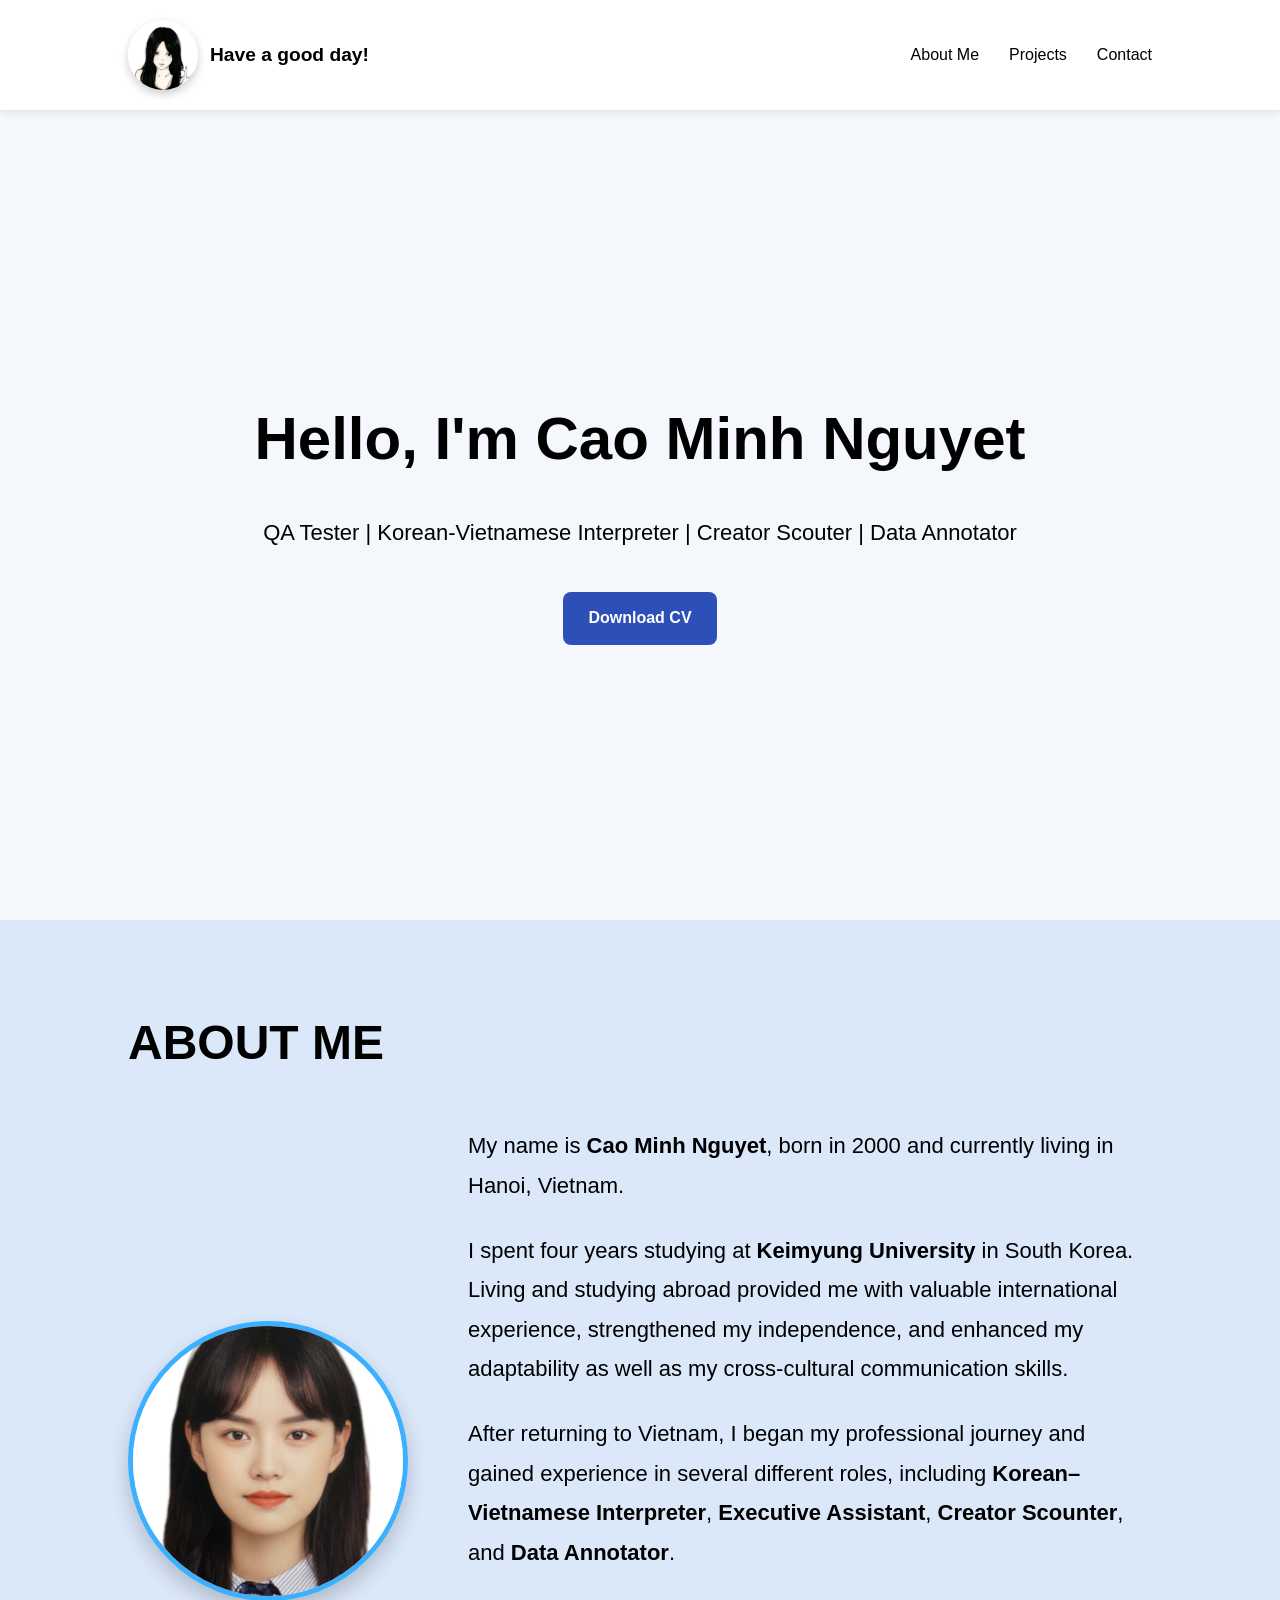
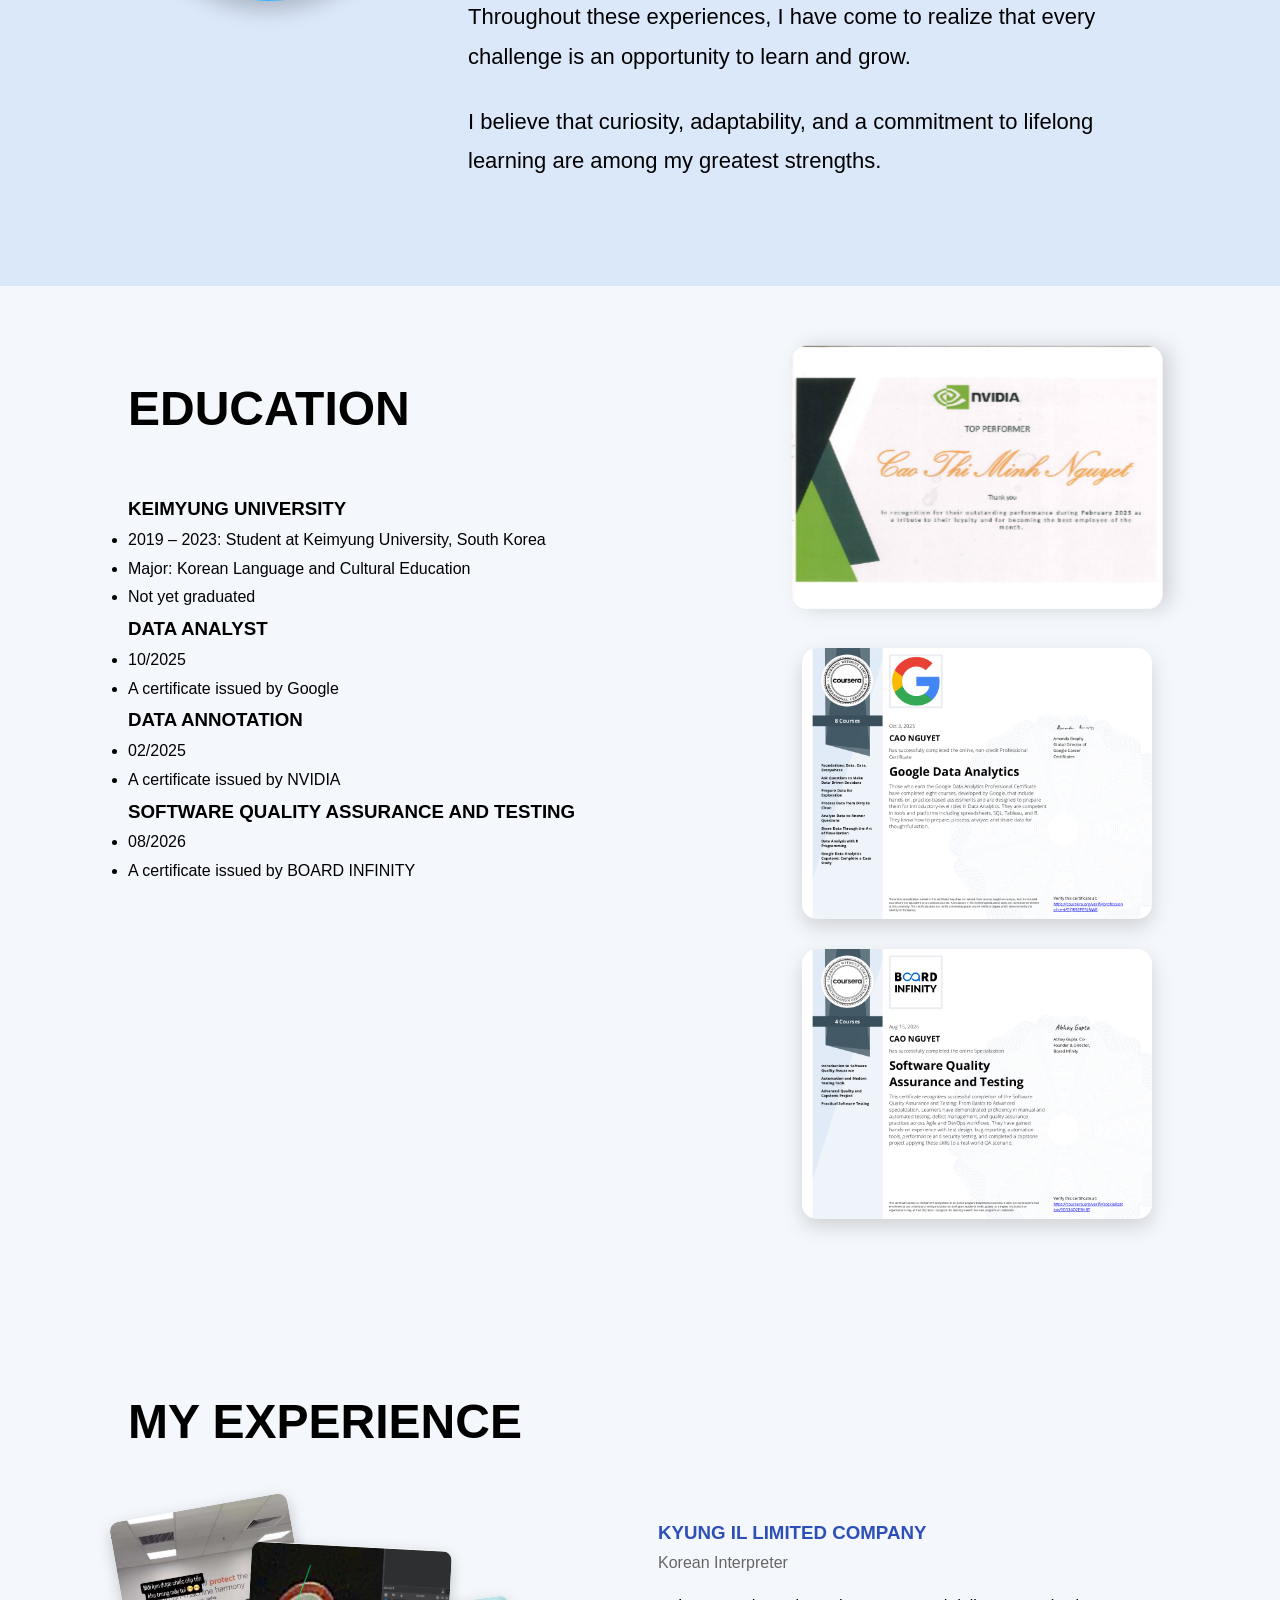
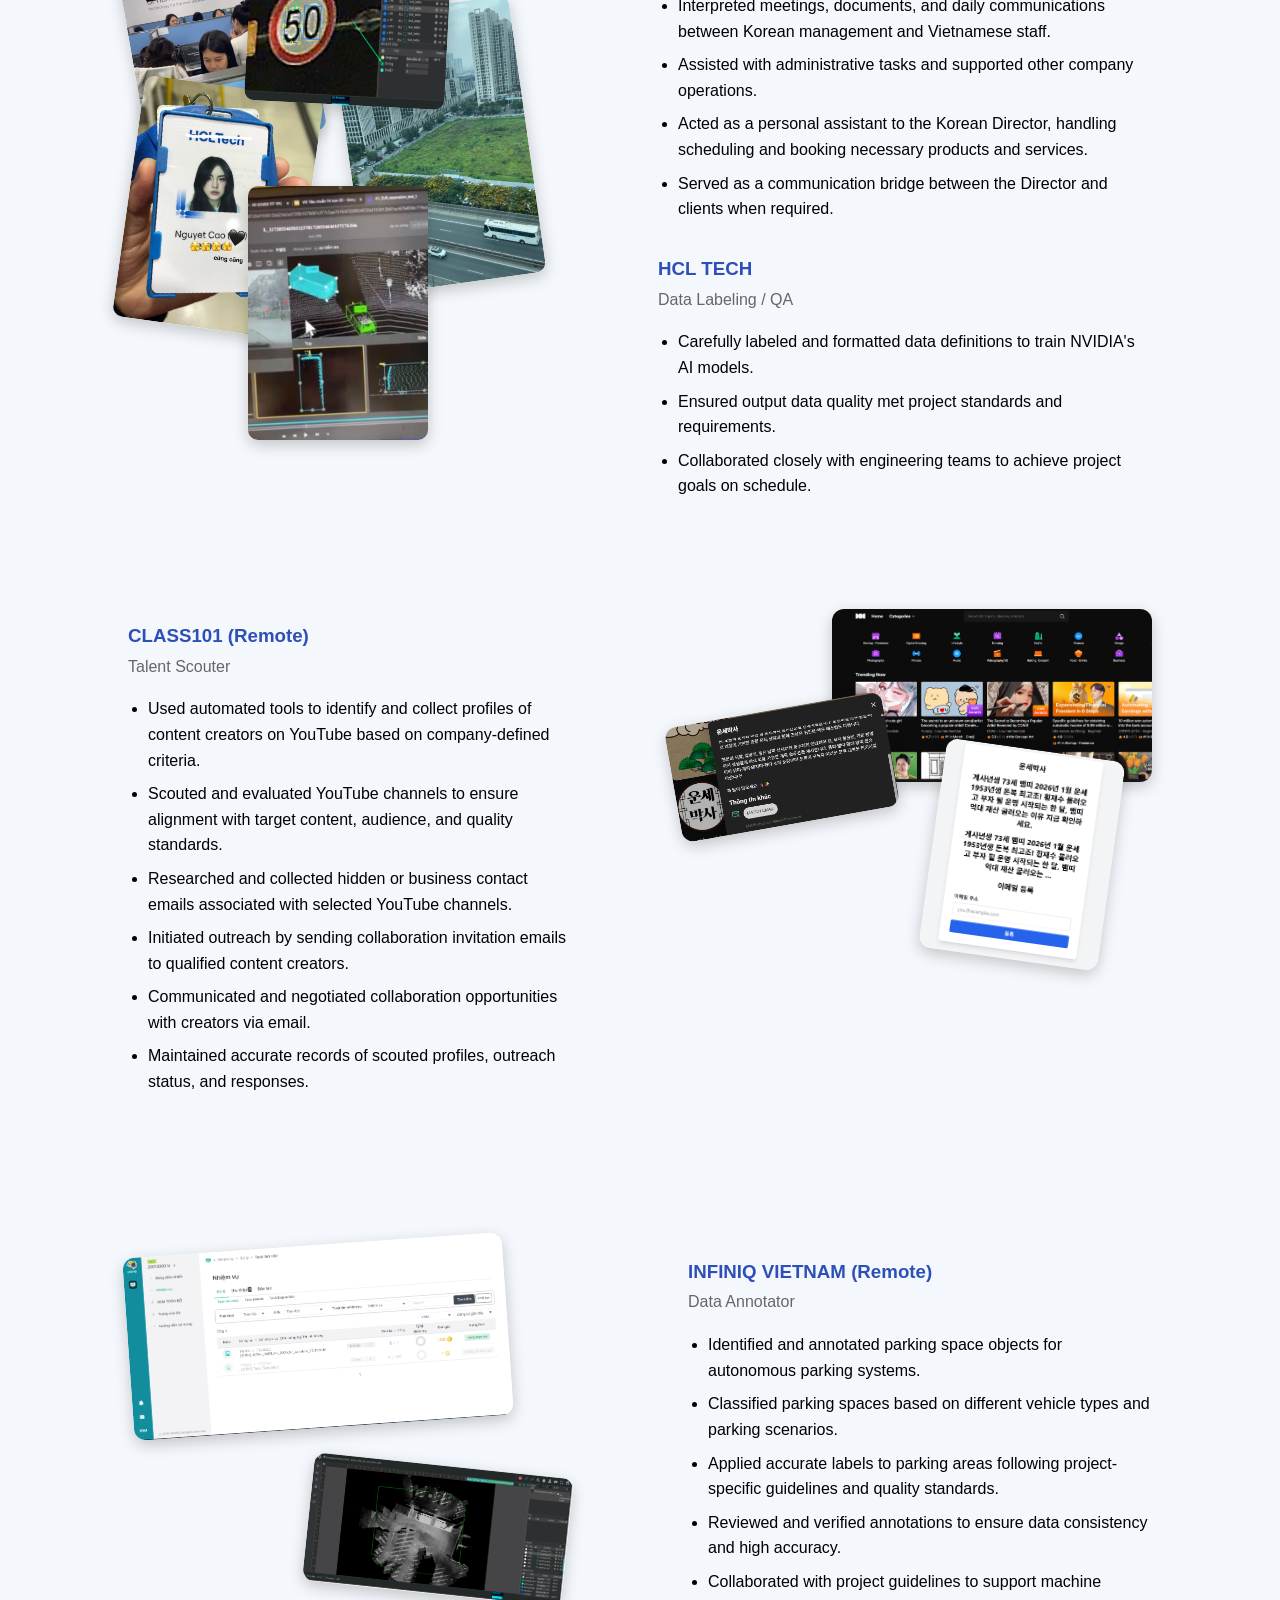
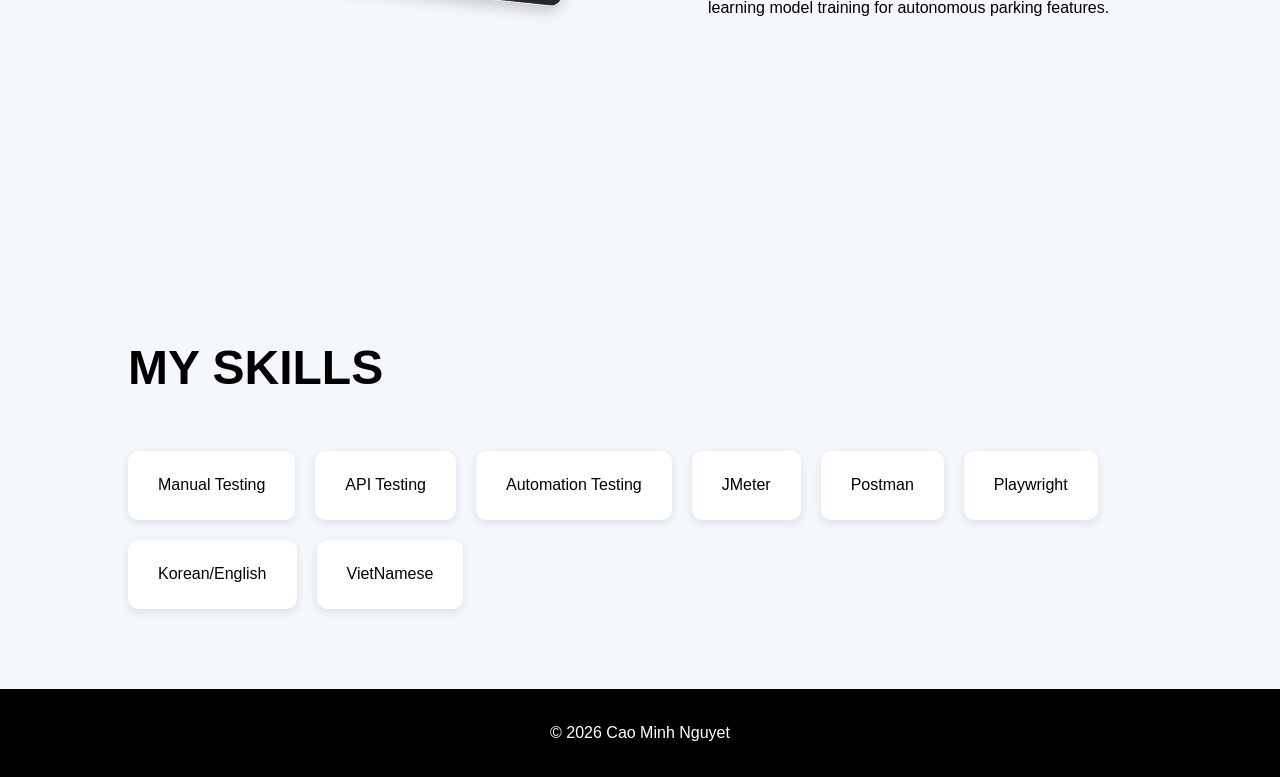
<file: index.html>
<!DOCTYPE html>
<html lang="en">

<head>
    <meta charset="UTF-8">
    <meta name="viewport" content="width=device-width, initial-scale=1.0">
    <title>Cao Minh Nguyet Portfolio</title>

    <link rel="stylesheet" href="css/style.css">
</head>

<body>

   <!-- Navigation -->
<nav>
    <div class="logo">

        <img src="images/Profile/me 2.jpg" alt="Profile Photo">

        <span>Have a good day!</span>

    </div>

        <ul>
            <li><a href="#about">About Me</a></li>
            <li><a href="projects.html">Projects</a></li>
            <li><a href="contact.html">Contact</a></li>
        </ul>
    </nav>

    <!-- Hero Banner -->
<section class="hero">

    <h1>Hello, I'm Cao Minh Nguyet</h1>

    <p>QA Tester | Korean-Vietnamese Interpreter | Creator Scouter | Data Annotator</p>

    <a href="documents/CV.pdf" download class="cv-btn">
        Download CV
    </a>

</section>

    <!-- About Me -->
    <section id="about" class="about">

        <h2>ABOUT ME</h2>

        <div class="about-container">
<div class="about-image">
    <img src="images/Profile/Me.jpg" alt="Cao Minh Nguyet">
</div>

            <div class="about-content">

                <p>
                    My name is <strong>Cao Minh Nguyet</strong>, born in 2000 and currently living in Hanoi, Vietnam.
                </p>

                <p>
                    I spent four years studying at <strong>Keimyung University</strong> in South Korea.
                    Living and studying abroad provided me with valuable international experience,
                    strengthened my independence, and enhanced my adaptability as well as my cross-cultural
                    communication skills.
                </p>

                <p>
                    After returning to Vietnam, I began my professional journey and gained experience in several
                    different roles, including
                    <strong>Korean–Vietnamese Interpreter</strong>,
                    <strong>Executive Assistant</strong>,
                    <strong>Creator Scounter</strong>,
                    and
                    <strong>Data Annotator</strong>.
                </p>

                <p>
                    Throughout these experiences, I have come to realize that every challenge is an opportunity
                    to learn and grow.
                </p>

                <p>
                    I believe that curiosity, adaptability, and a commitment to lifelong learning are among
                    my greatest strengths.
                </p>

            </div>

        </div>

    </section>
    <!-- Education -->

<section id="education">

    <h2>EDUCATION</h2>

    <div class="education-layout">

        <!-- Nội dung -->

        <div class="education-content">

            <div class="education-card">

                <h3>KEIMYUNG UNIVERSITY</h3>

                <ul>
                    <li>2019 – 2023: Student at Keimyung University, South Korea</li>

                    <li>Major: Korean Language and Cultural Education</li>

                    <li>Not yet graduated</li>
                </ul>

            </div>

            <div class="education-row">

                <div class="education-card small-card">

                    <h3>DATA ANALYST</h3>

                    <ul>
                        <li>10/2025</li>

                        <li>A certificate issued by Google</li>
                    </ul>

                </div>

                <div class="education-card small-card">

                    <h3>DATA ANNOTATION</h3>

                    <ul>
                        <li>02/2025</li>

                        <li>A certificate issued by NVIDIA</li>
                    </ul>

                </div>
                <div class="education-card small-card">

                    <h3>SOFTWARE QUALITY ASSURANCE AND TESTING</h3>

                    <ul>
                        <li>08/2026</li>

                        <li>A certificate issued by BOARD INFINITY</li>
                    </ul>
                </div>

            </div>

        </div>

        <!-- Hình ảnh -->

    <div  < class="education-images">

    <img src="images/certificates/cer1.jpg" alt="Google Certificate" class="cer1">

    <img src="images/certificates/cer2.jpg" alt="NVIDIA Certificate">
    <img src="images/certificates/cer3.jpg" alt="Certificate 3">

</div>

    </div>

</section>
    <!-- Experience -->
<section id="experience">

    <h2>MY EXPERIENCE</h2>

    <div class="experience-container">

        <div class="experience-showcase">

    <div class="experience-images">

        <img src="images/projects/hcl1.jpg" class="img-1">
        <img src="images/projects/hcl2.jpg" class="img-2">
        <img src="images/projects/hcl3.jpg" class="img-3">
        <img src="images/projects/hcl4.jpg" class="img-4">
        <img src="images/projects/hcl5.png" class="img-5">

    </div>

    <div class="experience-text">

        <h3>KYUNG IL LIMITED COMPANY</h3>

        <h4>Korean Interpreter</h4>

        <ul>
            <li>Interpreted meetings, documents, and daily communications between Korean management and Vietnamese staff.</li>

            <li>Assisted with administrative tasks and supported other company operations.</li>

            <li>Acted as a personal assistant to the Korean Director, handling scheduling and booking necessary products and services.</li>

            <li>Served as a communication bridge between the Director and clients when required.</li>
        </ul>

        <h3>HCL TECH</h3>

        <h4>Data Labeling / QA</h4>

        <ul>
            <li>Carefully labeled and formatted data definitions to train NVIDIA's AI models.</li>

            <li>Ensured output data quality met project standards and requirements.</li>

            <li>Collaborated closely with engineering teams to achieve project goals on schedule.</li>
        </ul>

    </div>

</div>

        <!-- CLASS101 -->

<div class="experience-showcase class101-layout">

    <div class="experience-text">

        <h3>CLASS101 (Remote)</h3>

        <h4>Talent Scouter</h4>

        <ul>

            <li>Used automated tools to identify and collect profiles of content creators on YouTube based on company-defined criteria.</li>

            <li>Scouted and evaluated YouTube channels to ensure alignment with target content, audience, and quality standards.</li>

            <li>Researched and collected hidden or business contact emails associated with selected YouTube channels.</li>

            <li>Initiated outreach by sending collaboration invitation emails to qualified content creators.</li>

            <li>Communicated and negotiated collaboration opportunities with creators via email.</li>

            <li>Maintained accurate records of scouted profiles, outreach status, and responses.</li>

        </ul>

    </div>

    <div class="class101-gallery">

        <img src="images/projects/class101.png" class="class-main">

        <img src="images/projects/class101-1.png" class="class-small-1">

        <img src="images/projects/class101-3.png" class="class-small-3">

    </div>

</div>

        <!-- INFINIQ VIETNAM -->

<div class="experience-showcase infiniq-layout">

    <div class="infiniq-gallery">

        <img src="images/projects/inq1.png" class="inq-img-1">

        <img src="images/projects/inq2.webp" class="inq-img-2">

    </div>

    <div class="experience-text">

        <h3>INFINIQ VIETNAM (Remote)</h3>

        <h4>Data Annotator</h4>

        <ul>

            <li>Identified and annotated parking space objects for autonomous parking systems.</li>

            <li>Classified parking spaces based on different vehicle types and parking scenarios.</li>

            <li>Applied accurate labels to parking areas following project-specific guidelines and quality standards.</li>

            <li>Reviewed and verified annotations to ensure data consistency and high accuracy.</li>

            <li>Collaborated with project guidelines to support machine learning model training for autonomous parking features.</li>

        </ul>

    </div>

</div>

</section>

  <!-- Skills -->
<section id="skills">

    <h2>MY SKILLS</h2>

   <div class="skill-list">

    <div class="skill-card">Manual Testing</div>
    <div class="skill-card">API Testing</div>
    <div class="skill-card">Automation Testing</div>
    <div class="skill-card">JMeter</div>
    <div class="skill-card">Postman</div>
    <div class="skill-card">Playwright</div>
    <div class="skill-card">Korean/English</div>
    <div class="skill-card">VietNamese</div>

</div>

</section>


  

    <footer>

        <p>© 2026 Cao Minh Nguyet</p>

    </footer>

</body>

</html>
</file>
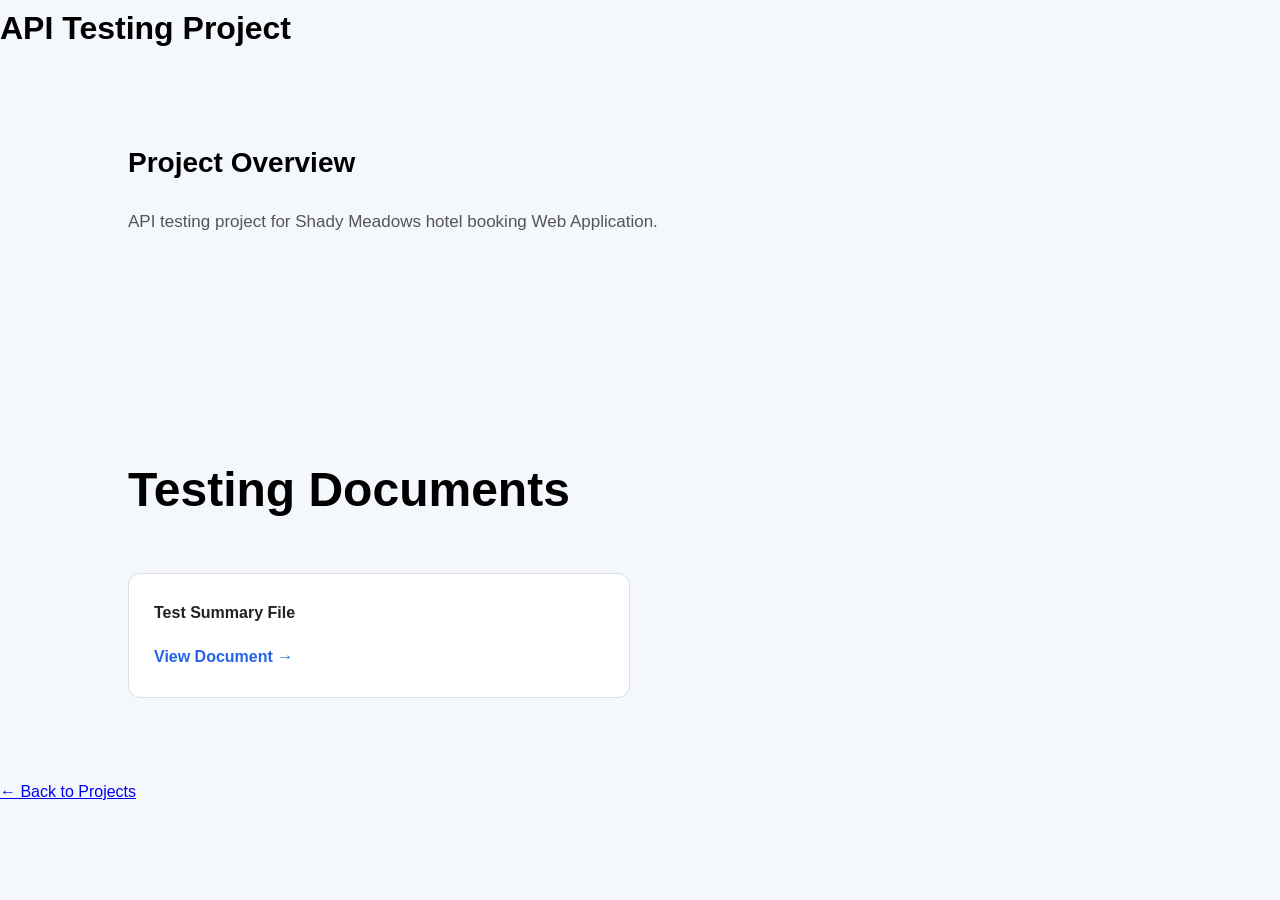
<file: API Testing/index.html>
<!DOCTYPE html>
<html lang="en">

<head>

    <meta charset="UTF-8">

    <meta name="viewport" content="width=device-width, initial-scale=1.0">

    <title>API Testing Project</title>

    <link rel="stylesheet" href="css/style.css">

</head>


<body>

    <main class="api-testing-project">

        <!-- Project Title -->

        <h1>API Testing Project</h1>


        <!-- Project Overview -->
         
        <section class="project-overview"> 

            <h2>Project Overview</h2>
             <p>
                API testing project for Shady Meadows hotel booking Web Application.
            </p>

        </section>


         <!-- Testing Documents -->
         <section class="documentsapi1">

            <h2>Testing Documents</h2>

            <div class="document-list">


                <!-- 1. Test Summary File -->
                 <a href="documentsapi1/ShadyMeadows Hotel Booking API Testing.xlsx"
                   target="_blank"
                   rel="noopener noreferrer">

                    <strong>Test Summary File</strong>

                </a>


                 </div>

        </section>


         <!-- Back to Projects -->

        <a href="../projects.html"
           class="back-button">

            ← Back to Projects

        </a>

    </main>

</body>

</html>
</file>
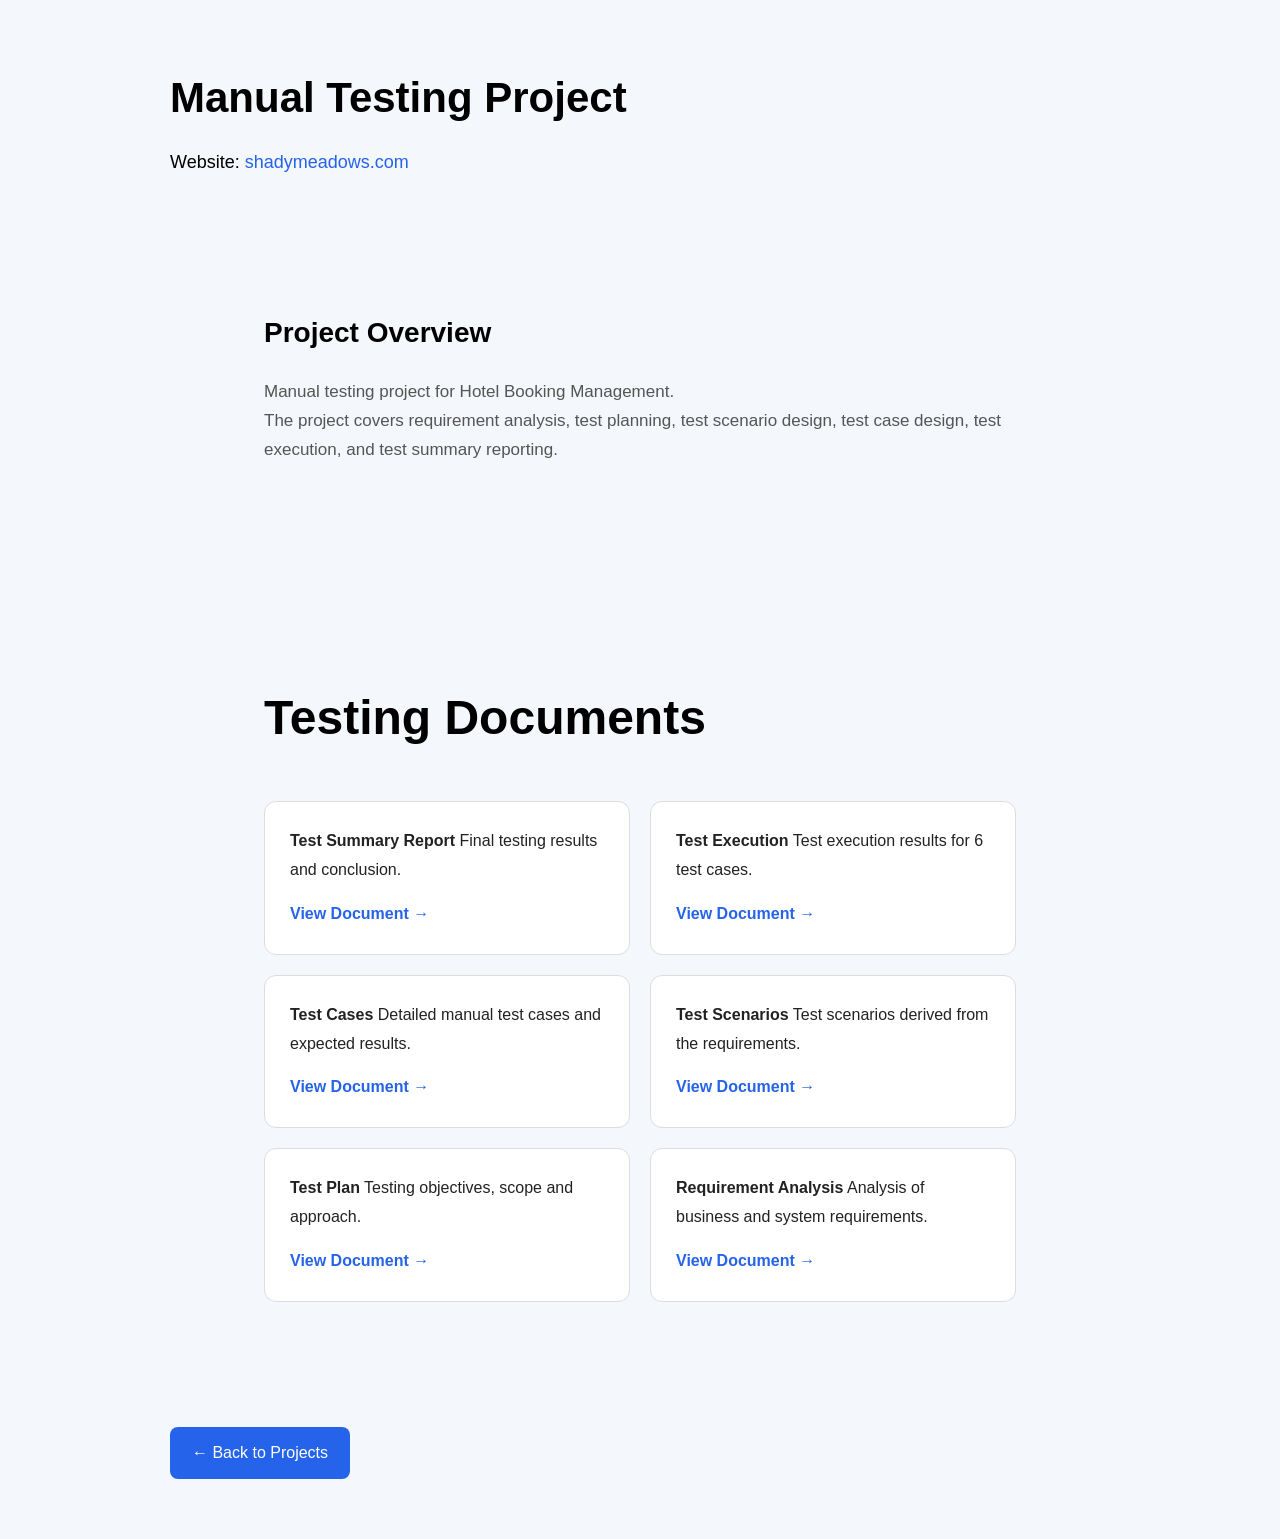
<file: manual.testing1/index.html>
<!DOCTYPE html>
<html lang="en">

<head>

    <meta charset="UTF-8">

    <meta name="viewport" content="width=device-width, initial-scale=1.0">

    <title>Manual Testing Project</title>

   <link rel="stylesheet" href="css/style.css">

</head>


<body>

    <main class="manual-testing-project">

        <!-- Project Title -->

        <h1>Manual Testing Project</h1>


        <!-- Website -->

        <p class="website-link">

            Website:

            <a href="https://automationintesting.online/"
               target="_blank"
               rel="noopener noreferrer">

                shadymeadows.com

            </a>

        </p>


        <!-- Project Overview -->
         
        <section class="project-overview"> 

            <h2>Project Overview</h2>
             <p>
                Manual testing project for Hotel Booking Management.
            </p>
            <p>
                The project covers requirement analysis,
                test planning, test scenario design,
                test case design, test execution,
                and test summary reporting.
            </p>

        </section>


        <!-- Testing Documents -->
         <section class="documents2">

            <h2>Testing Documents</h2>

            <div class="document-list">


                <!-- 1. Test Summary Report -->
                 <a href="documents1/Test Summary Report_Shady Meadows1.pdf"
                   target="_blank"
                   rel="noopener noreferrer">

                    <strong>Test Summary Report</strong>

                    <span>
                        Final testing results and conclusion.
                    </span>

                </a>


                <!-- 2. Test Execution -->

                <a href="documents1/Test Execution_Shady Meadows_fixed.xlsx"
                   target="_blank"
                   rel="noopener noreferrer">

                    <strong>Test Execution</strong>

                    <span>
                        Test execution results for 6 test cases.
                    </span>

                </a>


                 <!-- 3. Test Cases -->

                <a href="documents1/Test Case_Shady Meadows1.pdf"
                   target="_blank"
                   rel="noopener noreferrer">

                    <strong>Test Cases</strong>

                    <span>
                        Detailed manual test cases and expected results.
                    </span>

                </a>


                 <!-- 4. Test Scenarios -->

                <a href="documents1/Test Scenario_Shady Meadows1.pdf"
                   target="_blank"
                   rel="noopener noreferrer">

                    <strong>Test Scenarios</strong>

                    <span>
                        Test scenarios derived from the requirements.
                    </span>

                </a>


                <!-- 5. Test Plan -->

                <a href="documents1/Test Plan_Shady Meadows1.pdf"
                   target="_blank"
                   rel="noopener noreferrer">

                    <strong>Test Plan</strong>

                    <span>
                        Testing objectives, scope and approach.
                    </span>

                </a>


                <!-- 6. Requirement Analysis -->

                <a href="documents1/Requirement Analysis_Shady Meadows1.pdf"
                   target="_blank"
                   rel="noopener noreferrer">

                    <strong>Requirement Analysis</strong>

                    <span>
                        Analysis of business and system requirements.
                    </span>

                </a>


                </div>

        </section>

        
        <!-- Back to Projects -->

        <a href="../projects.html"
           class="back-button">

            ← Back to Projects

        </a>

    </main>

</body>

</html>
</file>
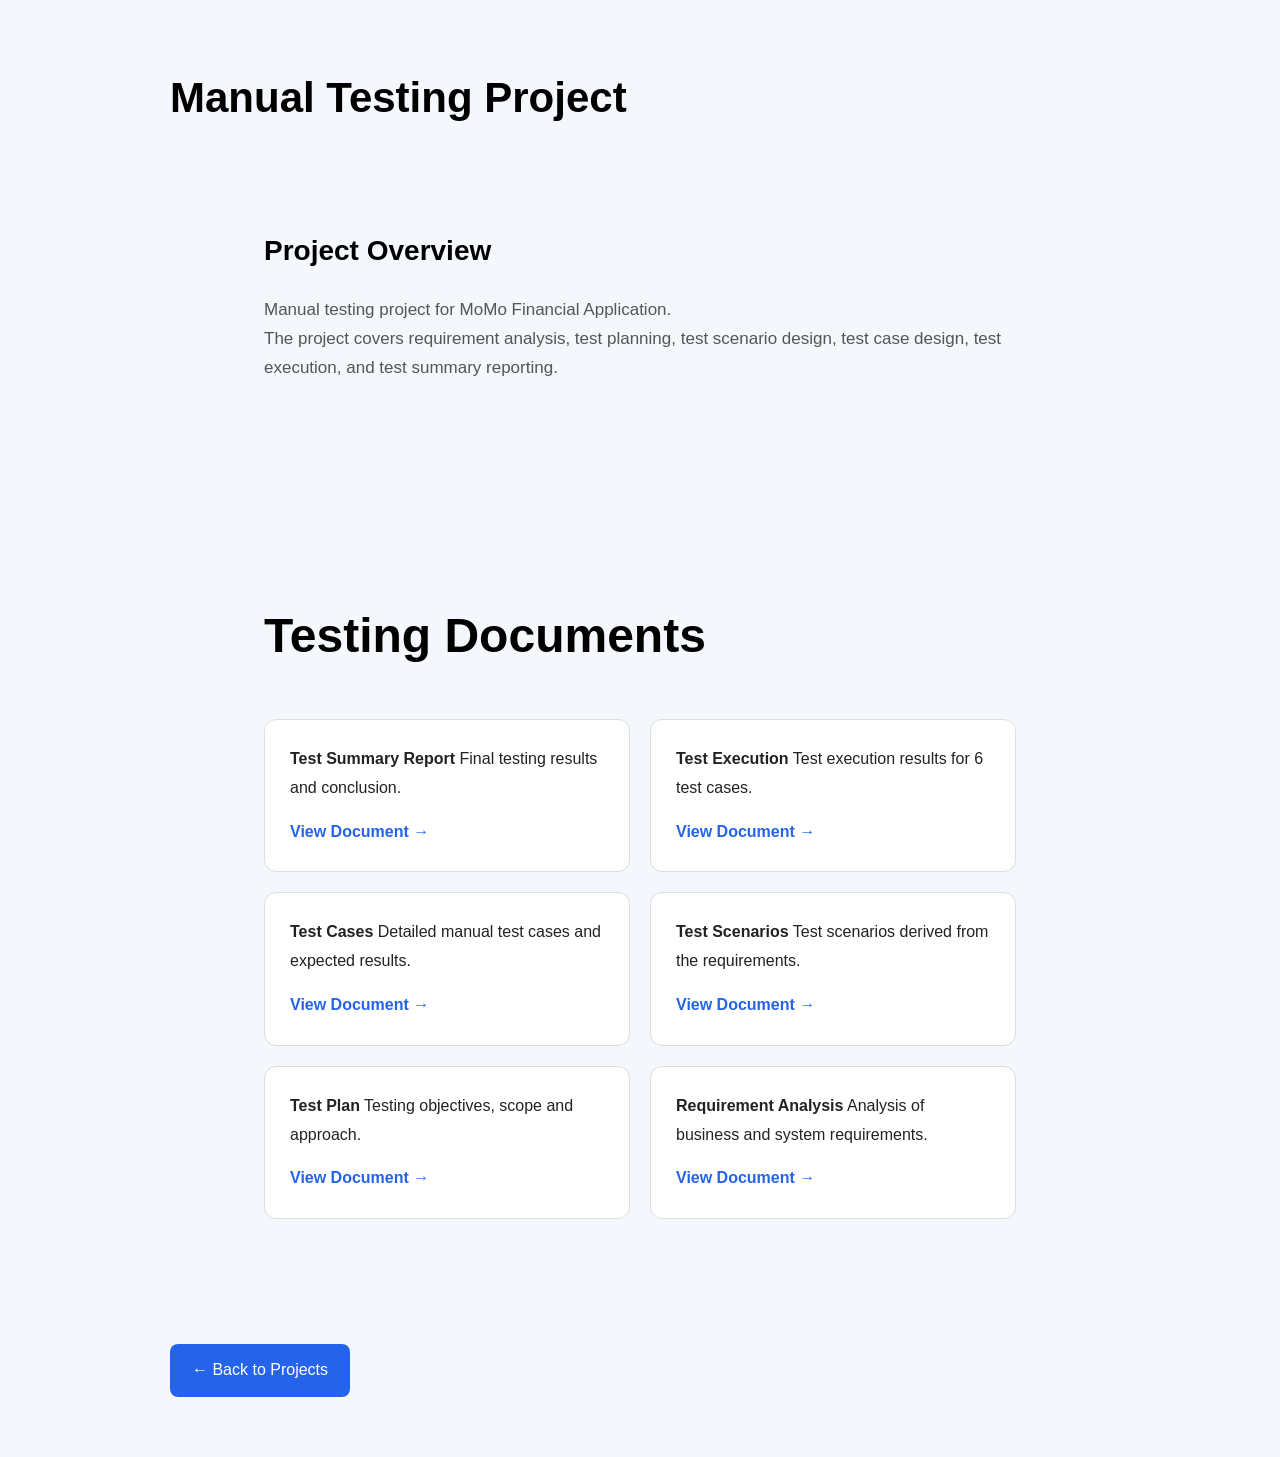
<file: manual.testing3/index.html>
<!DOCTYPE html>
<html lang="en">

<head>

    <meta charset="UTF-8">

    <meta name="viewport" content="width=device-width, initial-scale=1.0">

    <title>Manual Testing Project</title>

    <link rel="stylesheet" href="css/style.css">

</head>


<body>

    <main class="manual-testing-project">

        <!-- Project Title -->

        <h1>Manual Testing Project</h1>

        
        <!-- Project Overview -->
         
        <section class="project-overview"> 

            <h2>Project Overview</h2>
             <p>
                Manual testing project for MoMo Financial Application.
            </p>
            <p>
                The project covers requirement analysis,
                test planning, test scenario design,
                test case design, test execution,
                and test summary reporting.
            </p>

        </section>


        <!-- Testing Documents -->
         <section class="documents3">

            <h2>Testing Documents</h2>

            <div class="document-list">


                <!-- 1. Test Summary Report -->
                 <a href="documents3/Test Summary Report_MoMo.pdf"
                   target="_blank"
                   rel="noopener noreferrer">

                    <strong>Test Summary Report</strong>

                    <span>
                        Final testing results and conclusion.
                    </span>

                </a>


                <!-- 2. Test Execution -->

                <a href="documents3/Test Execution_MoMo.xlsx"
                   target="_blank"
                   rel="noopener noreferrer">

                    <strong>Test Execution</strong>

                    <span>
                        Test execution results for 6 test cases.
                    </span>

                </a>


                <!-- 3. Test Cases -->

                <a href="documents3/Test Case_MoMo.pdf"
                   target="_blank"
                   rel="noopener noreferrer">

                    <strong>Test Cases</strong>

                    <span>
                        Detailed manual test cases and expected results.
                    </span>

                </a>


                <!-- 4. Test Scenarios -->

                <a href="documents3/Test Scenario_MoMo.pdf"
                   target="_blank"
                   rel="noopener noreferrer">

                    <strong>Test Scenarios</strong>

                    <span>
                        Test scenarios derived from the requirements.
                    </span>

                </a>


                <!-- 5. Test Plan -->

                <a href="documents3/Test Plan_MoMo.pdf"
                   target="_blank"
                   rel="noopener noreferrer">

                    <strong>Test Plan</strong>

                    <span>
                        Testing objectives, scope and approach.
                    </span>

                </a>


                <!-- 6. Requirement Analysis -->

                <a href="documents3/Requirement Analysis_MoMo.pdf"
                   target="_blank"
                   rel="noopener noreferrer">

                    <strong>Requirement Analysis</strong>

                    <span>
                        Analysis of business and system requirements.
                    </span>

                </a>


                </div>

        </section>

        
        <!-- Back to Projects -->

        <a href="../projects.html"
           class="back-button">

            ← Back to Projects

        </a>

    </main>

</body>

</html>
</file>
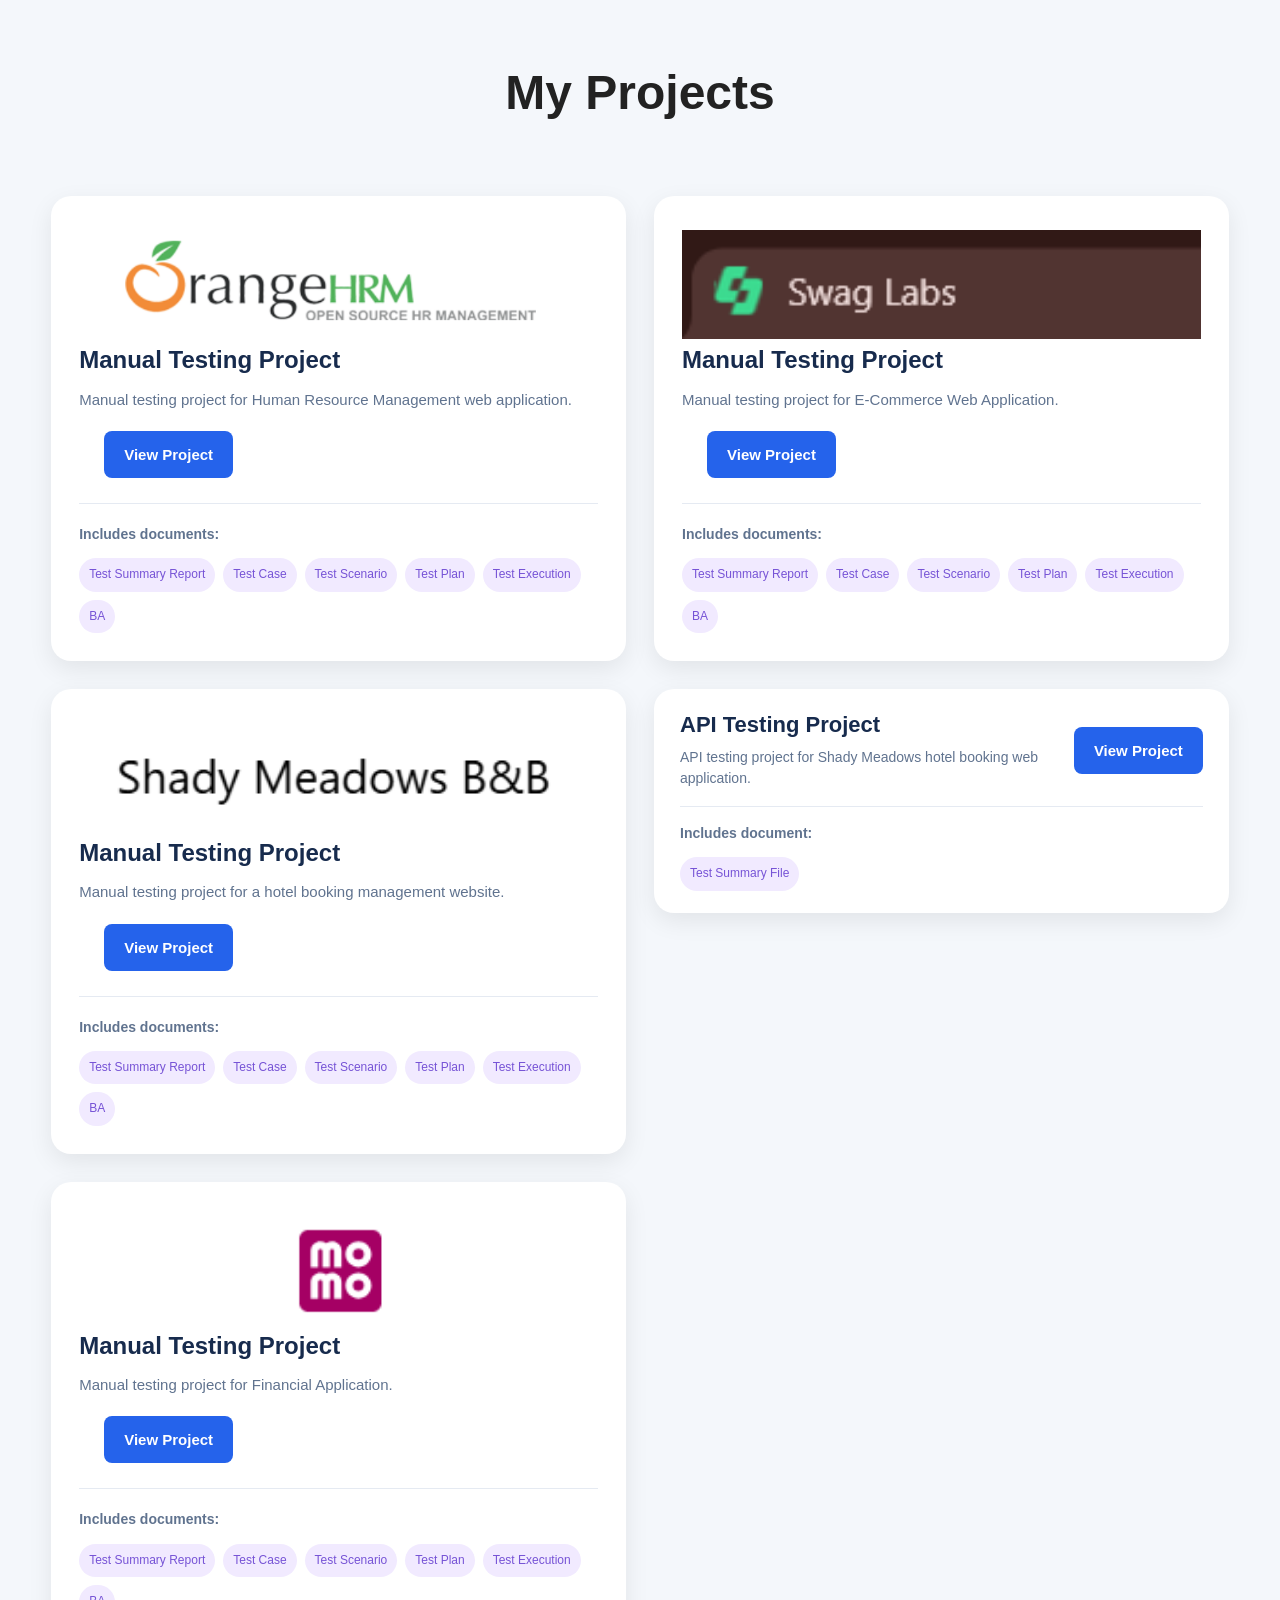
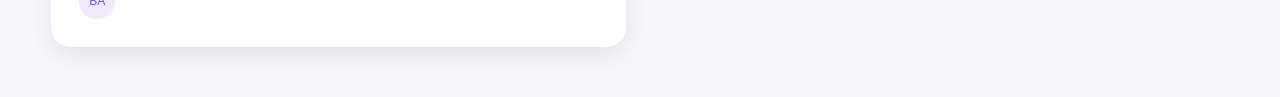
<file: projects.html>
<!DOCTYPE html>
<html lang="en">

<head>

    <meta charset="UTF-8">

    <meta name="viewport" content="width=device-width, initial-scale=1.0">

    <title>My Projects</title>

    <link rel="stylesheet" href="css/style.css">

</head>


<body>


<section class="projects-section">

    <div class="section-title">

        <h1>My Projects</h1>

    </div>


    <div class="project-container">


        <!-- ==================== PROJECT 1 ==================== -->

        <div class="project-card">

            <img src="images/other/OrangeHRM.png"
                 alt="OrangeHRM"
                 class="project-avatar">

            <h2>Manual Testing Project</h2>

            <p>
                Manual testing project for Human Resource Management web application.
            </p>

            <a href="https://caominhnguyet.github.io/manual.testing/"
               class="project-btn">

                View Project

            </a>

            <div class="document-info">

                <p class="document-title">
                    Includes documents:
                </p>

                <div class="document-tags">

                    <span>Test Summary Report</span>
                    <span>Test Case</span>
                    <span>Test Scenario</span>
                    <span>Test Plan</span>
                    <span>Test Execution</span>
                    <span>BA</span>

                </div>

            </div>

        </div>



        <!-- ==================== PROJECT 2 ==================== -->

        <div class="project-card">

            <img src="images/other/SwagLaps.png"
                 alt="Swag Labs"
                 class="project-avatar">

            <h2>Manual Testing Project</h2>

            <p>
                Manual testing project for E-Commerce Web Application.
            </p>

            <a href="https://caominhnguyet.github.io/manual.testing2/"
               class="project-btn">

                View Project

            </a>

            <div class="document-info">

                <p class="document-title">
                    Includes documents:
                </p>

                <div class="document-tags">

                    <span>Test Summary Report</span>
                    <span>Test Case</span>
                    <span>Test Scenario</span>
                    <span>Test Plan</span>
                    <span>Test Execution</span>
                    <span>BA</span>

                </div>

            </div>

        </div>



        <!-- ==================== PROJECT 3 ==================== -->

        <div class="project-card">

            <img src="images/other/Shady Meadows.png"
                 alt="Shady Meadows Hotel Booking Management"
                 class="project-avatar">

            <h2>Manual Testing Project</h2>

            <p>
                Manual testing project for a hotel booking management website.
            </p>

            <a href="https://caominhnguyet.github.io/manual.testing1/"
               class="project-btn">

                View Project

            </a>

            <div class="document-info">

                <p class="document-title">
                    Includes documents:
                </p>

                <div class="document-tags">

                    <span>Test Summary Report</span>
                    <span>Test Case</span>
                    <span>Test Scenario</span>
                    <span>Test Plan</span>
                    <span>Test Execution</span>
                    <span>BA</span>

                </div>

            </div>

        </div>



        <!-- ==================== PROJECT 4 ==================== -->

        <div class="project-card">

            <img src="images/other/momo.png"
                 alt="MoMo Financial Application"
                 class="project-avatar">

            <h2>Manual Testing Project</h2>

            <p>
                Manual testing project for Financial Application.
            </p>

            <a href="https://caominhnguyet.github.io/manual.testing3/"
               class="project-btn">

                View Project

            </a>

            <div class="document-info">

                <p class="document-title">
                    Includes documents:
                </p>

                <div class="document-tags">

                    <span>Test Summary Report</span>
                    <span>Test Case</span>
                    <span>Test Scenario</span>
                    <span>Test Plan</span>
                    <span>Test Execution</span>
                    <span>BA</span>

                </div>

            </div>

        </div>



        <!-- ==================== API TESTING PROJECT ==================== -->

        <div class="project-card api-project-card">

            <div class="api-project-content">

                <h2>API Testing Project</h2>

                <p>
                    API testing project for Shady Meadows hotel booking web application.
                </p>

            </div>


            <a href="https://caominhnguyet.github.io/API-Testing/"
               class="project-btn">

                View Project

            </a>


            <div class="document-info api-document-info">

                <p class="document-title">
                    Includes document:
                </p>

                <div class="document-tags">

                    <span>Test Summary File</span>

                </div>

            </div>

        </div>


    </div>

</section>


</body>

</html>
</file>
<file: css/style.css>
* {
    margin: 0;
    padding: 0;
    box-sizing: border-box;
}

body {
    font-family: Arial, sans-serif;
    line-height: 1.8;
    background: #f4f7fb;
}

/* NAVBAR */

nav {
    background: white;
    display: flex;
    justify-content: space-between;
    align-items: center;
    padding: 20px 10%;
    position: sticky;
    top: 0;
    box-shadow: 0 2px 8px rgba(0,0,0,0.1);
}

.logo {

    display: flex;

    align-items: center;

    gap: 12px;

    font-size: 1.2rem;

    font-weight: bold;
}
.logo img {

    width: 70px;

    height: 70px;

    border-radius: 50%;

    object-fit: cover;

    box-shadow: 0 4px 10px rgba(0,0,0,0.2);
}

nav ul {
    display: flex;
    list-style: none;
    gap: 30px;
}

nav a {
    text-decoration: none;
    color: black;
}

/* HERO */

.hero {
    height: 90vh;

    display: flex;
    flex-direction: column;

    justify-content: center;
    align-items: center;

    text-align: center;
}

.hero h1 {
    font-size: 60px;
}

.hero p {
    font-size: 22px;
    margin: 20px 0;
}

.hero button {
    padding: 12px 25px;
    border: none;
    background: #2196f3;
    color: white;
    border-radius: 8px;
    cursor: pointer;
}

/* SECTION */

section {
    padding: 80px 10%;
}

section h2 {
    font-size: 48px;
    margin-bottom: 40px;
}

/* ABOUT */

.about {
    background: #dbe8fa;
}

.about-container {

    display: flex;
    gap: 60px;
    align-items: center;

}

.about-image img {

    width: 280px;
    height: 280px;

    object-fit: cover;

    border-radius: 50%;

    border: 5px solid #3ab0ff;

    box-shadow: 0 10px 20px rgba(0,0,0,0.2);
}

.about-content {
    max-width: 800px;
}

.about-content p {
    margin-bottom: 25px;
    font-size: 22px;
}

/* SKILLS */

.skill-list {
    display: flex;
    flex-wrap: wrap;
    gap: 20px;
}

.skill-card {

    background: white;
    padding: 20px 30px;

    border-radius: 10px;

    box-shadow: 0 3px 10px rgba(0,0,0,0.1);
}

/* PROJECTS */

.project-container {
    display: flex;
    flex-wrap: wrap;
    gap: 30px;
    justify-content: center;
}


/* FOOTER */

footer {

    background: black;
    color: white;

    text-align: center;

    padding: 30px;
}
/* EXPERIENCE SHOWCASE */

.experience-showcase {

    display: flex;

    align-items: flex-start;

    gap: 80px;

    margin-bottom: 80px;
}

.experience-images {

    position: relative;

    width: 450px;

    min-width: 450px;

    height: 450px;
}

.experience-images img {

    position: absolute;

    border-radius: 10px;

    box-shadow: 0 5px 15px rgba(0,0,0,0.2);
}

.img-1 {

    width: 180px;

    top: 0;
    left: 0;

    transform: rotate(-10deg);
}

.img-2 {

    width: 180px;

    top: 180px;
    left: 0;

    transform: rotate(8deg);
}

.img-3 {

    width: 180px;

    top: 100px;
    left: 220px;

    transform: rotate(-8deg);
}

.img-4 {

    width: 180px;

    top: 280px;
    left: 120px;

    transform: rotate(0deg);
}

.img-5 {

    width: 200px;

    top: 40px;
    left: 120px;

    transform: rotate(3deg);
}

.experience-text {

    flex: 1;
}

.experience-text h3 {

    color: #2d4fb8;

    margin-top: 10px;
}

.experience-text h4 {

    color: #666;

    margin-bottom: 15px;

    font-weight: normal;
}

.experience-text ul {

    margin-bottom: 30px;

    padding-left: 20px;
}

.experience-text li {

    margin-bottom: 8px;

    line-height: 1.6;
}
/* CLASS101 */

.class-img-1 {

    width: 220px;

    top: 20px;

    left: 0;

    transform: rotate(-10deg);
}

.class-img-2 {

    width: 220px;

    top: 260px;

    left: 20px;

    transform: rotate(5deg);
}

.class-img-3 {

    width: 180px;

    top: 100px;

    left: 220px;

    transform: rotate(10deg);
}

.experience-right-image {

    width: 280px;

    min-width: 280px;
}

.experience-right-image img {

    width: 100%;

    border-radius: 10px;

    box-shadow: 0 5px 15px rgba(0,0,0,0.2);

    transition: 0.3s;
}

.experience-right-image img:hover {

    transform: scale(1.05);
}
/* CLASS101 RIGHT SIDE GALLERY */

.class101-layout {

    display: flex;

    align-items: flex-start;

    gap: 80px;

    margin-bottom: 80px;
}

.class101-gallery {

    position: relative;

    width: 500px;

    min-width: 500px;

    height: 350px;
}

.class101-gallery img {

    position: absolute;

    border-radius: 12px;

    box-shadow: 0 5px 15px rgba(0,0,0,0.2);

    transition: 0.3s;
}

.class101-gallery img:hover {

    transform: scale(1.05);

    z-index: 999;
}

/* Ảnh Youtube lớn */

.class-main {

    width: 320px;

    top: 0;

    right: 0;
}
/* Ảnh Email */

.class-small-1 {

    width: 220px;

    top: 100px;

    left: 20px;

    transform: rotate(-10deg);
}

/* Ảnh Form */

.class-small-3 {

    width: 180px;

    top: 140px;

    right: 40px;

    transform: rotate(8deg);
}
/* INFINIQ */

.infiniq-layout {

    display: flex;

    align-items: flex-start;

    justify-content: flex-start;

    gap: 60px;

    margin-top: 120px;

    margin-bottom: 100px;

    clear: both;
}

.infiniq-gallery {

    position: relative;

    width: 500px;

    min-width: 500px;

    height: 420px;

    flex-shrink: 0;
}

.infiniq-gallery img {

    position: absolute;

    border-radius: 12px;

    box-shadow: 0 5px 15px rgba(0,0,0,0.2);

    transition: 0.3s;
}

.infiniq-gallery img:hover {

    transform: scale(1.05);

    z-index: 999;
}

/* ảnh lớn */

.inq-img-1 {

    width: 380px;

    top: 0;

    left: 0;

    transform: rotate(-4deg);
}

/* ảnh nhỏ */

.inq-img-2 {

    width: 260px;

    top: 220px;

    left: 180px;

    transform: rotate(6deg);
}
.cv-btn {

    display: inline-block;

    margin-top: 20px;

    padding: 12px 25px;

    background: #2d4fb8;

    color: white;

    text-decoration: none;

    border-radius: 8px;

    font-weight: bold;

    transition: 0.3s;
}

.cv-btn:hover {

    transform: translateY(-3px);

    box-shadow: 0 5px 15px rgba(0,0,0,0.2);
}
/* EDUCATION LAYOUT */

.education-layout {

    display: flex;

    justify-content: space-between;

    align-items: flex-start;

    gap: 60px;

    margin-top: 40px;
}

.education-content {

    flex: 1;
}

.education-images {

    width: 350px;

    display: flex;

    flex-direction: column;

    gap: 30px;

    margin-top: -200px;
}

.education-images img {

    max-width: 100%;

    height: auto;

    border-radius: 15px;

    box-shadow: 0 8px 20px rgba(0,0,0,0.15);

    transition: 0.3s;
}

/* Chứng chỉ 1 */

.cer1 {

    transform: rotate(-90deg);

    width: 75%;

    margin: 0 auto;
    margin-bottom: -45px;
}

.education-images img:hover {

    transform: scale(1.03);
}
body{
    margin:0;
    padding:0;
    font-family:Arial, Helvetica, sans-serif;
}
/*==========================
        CONTACT PAGE
==========================*/

.contact-page{
    min-height:100vh;
    display:flex;
    justify-content:center;
    align-items:center;

    background:linear-gradient(135deg,#dbeafe,#eef4ff);

    padding:40px 20px;
    box-sizing:border-box;
}

.contact-card{

    width:100%;
    max-width:720px;

    background:#ffffff;

    border-radius:24px;

    padding:55px;

    box-shadow:0 20px 45px rgba(0,0,0,.15);

    transition:.35s ease;
}

.contact-card:hover{

    transform:translateY(-8px);

    box-shadow:0 30px 55px rgba(0,0,0,.18);

}

.contact-card h1{

    text-align:center;

    font-size:48px;

    color:#1e293b;

    margin-bottom:20px;

}

.intro{

    text-align:center;

    color:#64748b;

    line-height:1.8;

    font-size:18px;

}

.divider{

    width:100%;

    height:1px;

    background:#e5e7eb;

    margin:35px 0;

}

.item{

    display:flex;

    align-items:center;

    gap:25px;

    margin-bottom:30px;

}

.item:last-child{

    margin-bottom:0;

}

.icon{

    width:70px;

    height:70px;

    border-radius:50%;

    background:#2563eb;

    color:#fff;

    display:flex;

    justify-content:center;

    align-items:center;

    font-size:32px;

    flex-shrink:0;

}

.item h3{

    margin:0 0 8px;

    color:#1e293b;

    font-size:22px;

}

.item a{

    color:#2563eb;

    text-decoration:none;

    font-size:18px;

    transition:.3s;

}

.item a:hover{

    color:#1d4ed8;

    text-decoration:underline;

}

.footer{

    text-align:center;

    color:#64748b;

    font-style:italic;

    font-size:17px;

}
/*==========================
        PROJECT
===========================*/

.projects{

    padding:100px 8%;

    background:#f8fafc;

}

.projects h1{

    text-align:center;

    font-size:50px;

    margin-bottom:60px;

}

.project-container{

    display:grid;

    grid-template-columns:repeat(auto-fit,minmax(360px,1fr));

    gap:35px;

}

.project-card{

    background:#fff;

    border-radius:18px;

    overflow:hidden;

    box-shadow:0 15px 30px rgba(0,0,0,.1);

    transition:.35s;

}

.project-card:hover{

    transform:translateY(-10px);

}

.project-card img{

    width:100%;

    height:220px;

    object-fit:cover;

}

.project-content{

    padding:25px;

}

.project-content h2{

    margin-bottom:15px;

}

.project-content p{

    color:#666;

    line-height:1.7;

}

.tech-stack{

    display:flex;

    flex-wrap:wrap;

    gap:10px;

    margin:25px 0;

}

.tech-stack span{

    background:#dbeafe;

    color:#2563eb;

    padding:8px 15px;

    border-radius:30px;

    font-size:14px;

}

.project-buttons{

    display:flex;

    flex-direction:column;

    gap:12px;

}

.project-buttons a{

    text-decoration:none;

    text-align:center;

    background:#2563eb;

    color:white;

    padding:12px;

    border-radius:10px;

    transition:.3s;

}

.project-buttons a:hover{

    background:#1d4ed8;

}
/* ===============================
            PROJECTS
================================== */

.projects{

    padding:100px 8%;

    background:#f7f9fc;

}

.section-title{

    text-align:center;

    margin-bottom:60px;

}

.section-title h1{

    font-size:48px;

    margin-bottom:10px;

    color:#222;

}

.section-title p{

    color:#777;

    font-size:18px;

}

.project-grid{

    display:flex;

    justify-content:center;

    gap:25px;

    flex-wrap:wrap;

}

.project-card {
    width: 340px;
    min-height: 520px;
    background: white;
    border-radius: 18px;
    overflow: hidden;
    box-shadow: 0 10px 30px rgba(0,0,0,.1);
    transition: .35s;
    display: flex;
    flex-direction: column;
}

.project-card:hover{

    transform:translateY(-12px);

    box-shadow:0 18px 45px rgba(0,0,0,.18);

}

.project-card img {
    width: 100%;
    height: 160px;
    object-fit: cover;
    display: block;
}

.project-card:hover img{

    transform:scale(1.05);

}

.project-content{

    padding:25px;

}

.project-content h2{

    margin-bottom:15px;

    color:#222;

}

.project-content p{

    color:#666;

    line-height:1.7;

    margin-bottom:20px;

}

.project-tags{

    gap:8px;

    margin-bottom:18px;

}

.project-tags span{

    background:#e8f0ff;

    color:#2563eb;

    padding:8px 15px;

    border-radius:50px;

    font-size:14px;

    font-weight:600;

}

.project-buttons{

    display:flex;

    gap:12px;

}

.project-buttons a{

    padding:8px 14px;

    font-size:14px;

    flex:none;

    min-width:95px;

}

.project-buttons a:hover{

    background:#1d4ed8;

}
/* ================================
   Manual Testing Project
================================ */

.manual-testing-project {
    max-width: 1000px;
    margin: 0 auto;
    padding: 60px 30px;
}


/* ================================
   Project Title
================================ */

.manual-testing-project h1 {
    font-size: 42px;
    margin-bottom: 10px;
}


/* ================================
   Website
================================ */

.website-link {
    font-size: 18px;
    margin-bottom: 50px;
}

.website-link a {
    color: #2563eb;
    text-decoration: none;
}

.website-link a:hover {
    text-decoration: underline;
}


/* ================================
   Project Overview
================================ */

.project-overview {
    margin-bottom: 50px;
}

.project-overview h2,
.documents h2 {
    font-size: 28px;
    margin-bottom: 20px;
}

.project-overview p {
    font-size: 17px;
    line-height: 1.7;
    color: #555;
}


/* ================================
   Documents
================================ */

.document-list {
    display: grid;
    grid-template-columns: repeat(2, 1fr);
    gap: 20px;
}

.document-list a {
    display: block;
    padding: 25px;

    border: 1px solid #ddd;
    border-radius: 12px;

    background: white;

    color: #222;
    text-decoration: none;

    transition: 0.2s;
}

.document-list a:hover {
    transform: translateY(-4px);

    border-color: #2563eb;

    box-shadow: 0 8px 20px rgba(0, 0, 0, 0.08);
}


/* ================================
   View Document
================================ */

.document-list a::after {
    content: "View Document →";

    display: block;
    margin-top: 15px;

    color: #2563eb;
    font-weight: 600;
}


/* ================================
   Back Button
================================ */

.manual-testing-project > a:last-child {
    display: inline-block;

    margin-top: 45px;
    padding: 12px 22px;

    background: #2563eb;
    color: white;

    border-radius: 8px;

    text-decoration: none;
}

.manual-testing-project > a:last-child:hover {
    opacity: 0.9;
}


/* ================================
   Mobile
================================ */

@media (max-width: 700px) {

    .manual-testing-project {
        padding: 40px 20px;
    }

    .document-list {
        grid-template-columns: 1fr;
    }

    .manual-testing-project h1 {
        font-size: 32px;
    }

}


/* ================================
   Project Title
================================ */

.project-content h2 {
    margin: 0 0 10px 0;

    font-size: 24px;
}


/* ================================
   Project Description
================================ */

.project-content p {
    margin: 0 0 20px 0;

    font-size: 16px;

    line-height: 1.5;

    color: #555;
}


/* ================================
   View Project Button
================================ */

.project-btn {
    display: inline-block;
    margin: auto 25px 25px;
    padding: 10px 20px;
    background: #2563eb;
    color: white;
    text-decoration: none;
    text-align: center;
    border-radius: 8px;
    font-weight: 600;
    transition: 0.3s;
}

.project-btn:hover {
    background: #1d4ed8;
}


/* =================================
   RESTORE PROJECT CARD DESIGN
================================= */

.project-container {
    display: flex;
    flex-wrap: wrap;
    gap: 30px;
    justify-content: center;
}

.project-card {
    width: 340px !important;
    min-height: 520px;
    background: white;
    border-radius: 18px;
    overflow: hidden;
    box-shadow: 0 10px 30px rgba(0,0,0,.1);
    transition: .35s;
    display: flex;
    flex-direction: column;
    padding: 0 !important;
    margin: 0 !important;
}

.project-card:hover {
    transform: translateY(-10px);
    box-shadow: 0 18px 45px rgba(0,0,0,.18);
}

/* Project image */
.project-card img,
.project-card .project-avatar {
    width: 100% !important;
    height: 120px !important;
    max-width: none !important;
    object-fit: contain !important;
    object-position: center !important;
    display: block;
    margin: 0 !important;
}

/* Old projects using project-content */
.project-card .project-content {
    padding: 25px;
}

/* New Manual Testing project */
.project-card > h2 {
    margin: 25px 25px 15px;
    color: #222;
    font-size: 24px;
    line-height: 1.3;
}

.project-card > p {
    margin: 0 25px 20px;
    color: #666;
    font-size: 16px;
    line-height: 1.7;
}

/* Project button */
.project-card .project-btn {
    display: inline-block;
    margin: auto 25px 25px;
    padding: 10px 20px;
    background: #2563eb;
    color: white;
    text-decoration: none;
    text-align: center;
    border-radius: 8px;
    font-weight: 600;
    transition: .3s;
}

.project-card .project-btn:hover {
    background: #1d4ed8;
}
/* =========================================================
   PROJECTS PAGE
   ========================================================= */

.projects-section {
    padding: 50px 4%;
}

.project-container {
    width: 100%;
    max-width: 1250px;
    margin: 35px auto 0;

    display: grid;
    grid-template-columns: repeat(2, minmax(0, 1fr));
    gap: 28px;

    align-items: start;
}


/* =========================================================
   NORMAL PROJECT CARDS
   ========================================================= */

.project-card {
    width: auto !important;
    height: auto !important;
    min-height: 0 !important;

    background: #ffffff;
    border-radius: 20px;

    padding: 28px !important;

    box-sizing: border-box;

    display: flex;
    flex-direction: column;

    box-shadow: 0 8px 25px rgba(0, 0, 0, 0.08);

    transition: transform 0.25s ease,
                box-shadow 0.25s ease;
}

.project-card:hover {
    transform: translateY(-4px);

    box-shadow: 0 12px 28px rgba(0, 0, 0, 0.12);
}


/* =========================================================
   PROJECT IMAGE
   ========================================================= */

.project-avatar {
    width: 100% !important;
    height: 105px !important;

    object-fit: contain;

    display: block;

    margin: 0 0 22px;
}


/* =========================================================
   PROJECT TITLE
   ========================================================= */

.project-card h2 {
    color: #172b4d;

    font-size: 24px;
    line-height: 1.3;

    margin: 0 0 12px;
}


/* =========================================================
   PROJECT DESCRIPTION
   ========================================================= */

.project-card > p {
    color: #60738f;

    font-size: 15px;
    line-height: 1.55;

    margin: 0 0 20px;
}


/* =========================================================
   VIEW PROJECT BUTTON
   ========================================================= */

.project-btn {
    display: inline-block;

    width: auto !important;

    align-self: flex-start;

    background: #2864e8;
    color: #ffffff;

    text-decoration: none;
    text-align: center;

    font-size: 15px;
    font-weight: 600;

    padding: 11px 28px;

    border-radius: 9px;

    margin: 0 0 22px;

    box-sizing: border-box;

    transition: background 0.2s ease;
}

.project-btn:hover {
    background: #174fc7;
}


/* =========================================================
   DOCUMENT INFORMATION
   ========================================================= */

.document-info {
    width: 100%;

    margin: 0 !important;

    padding: 18px 0 0 !important;

    border-top: 1px solid #e5eaf2;

    box-sizing: border-box;
}

.document-title {
    color: #60738f;

    font-size: 14px;
    font-weight: 600;

    margin: 0 0 11px;
}

.document-tags {
    display: flex;
    flex-wrap: wrap;

    gap: 8px;
}

.document-tags span {
    display: inline-block;

    background: #f1eaff;
    color: #7653d6;

    font-size: 12px;

    padding: 6px 10px;

    border-radius: 20px;

    white-space: nowrap;
}


/* =========================================================
   API TESTING CARD
   ========================================================= */

.api-project-card {
    min-height: 0 !important;
    height: auto !important;

    padding: 22px 26px !important;

    display: grid;

    grid-template-columns: 1fr auto;

    column-gap: 25px;
    row-gap: 12px;

    align-items: center;

    box-sizing: border-box;
}


/* Put API card beside MoMo */

.api-project-card {
    grid-column: 2;
    grid-row: 2;
}


.api-project-content h2 {
    color: #172b4d;

    font-size: 22px;

    margin: 0 0 7px;
}

.api-project-content p {
    color: #60738f;

    font-size: 14px;
    line-height: 1.5;

    margin: 0;
}


/* API button */

.api-project-card .project-btn {
    width: auto !important;

    grid-column: 2;
    grid-row: 1;

    align-self: center;

    margin: 0;

    white-space: nowrap;
}


/* API document section */

.api-document-info {
    grid-column: 1 / 3;

    width: 100%;

    margin: 5px 0 0 !important;

    padding: 14px 0 0 !important;

    border-top: 1px solid #e5eaf2;

    box-sizing: border-box;
}


/* =========================================================
   RESPONSIVE
   ========================================================= */

@media (max-width: 900px) {

    .project-container {
        grid-template-columns: 1fr;
        max-width: 650px;
    }

    .api-project-card {
        grid-column: auto;
        grid-row: auto;
    }

}


@media (max-width: 600px) {

    .projects-section {
        padding: 35px 18px;
    }

    .project-card {
        padding: 22px !important;
    }

    .project-avatar {
        height: 90px !important;
    }

    .api-project-card {
        display: flex;
        flex-direction: column;
        align-items: stretch;
    }

    .api-project-card .project-btn {
        width: auto !important;
        align-self: flex-start;
    }

}
</file>
<file: API Testing/css/style.css>
* {
    margin: 0;
    padding: 0;
    box-sizing: border-box;
}

body {
    font-family: Arial, sans-serif;
    line-height: 1.8;
    background: #f4f7fb;
}

/* NAVBAR */

nav {
    background: white;
    display: flex;
    justify-content: space-between;
    align-items: center;
    padding: 20px 10%;
    position: sticky;
    top: 0;
    box-shadow: 0 2px 8px rgba(0,0,0,0.1);
}

.logo {

    display: flex;

    align-items: center;

    gap: 12px;

    font-size: 1.2rem;

    font-weight: bold;
}
.logo img {

    width: 70px;

    height: 70px;

    border-radius: 50%;

    object-fit: cover;

    box-shadow: 0 4px 10px rgba(0,0,0,0.2);
}

nav ul {
    display: flex;
    list-style: none;
    gap: 30px;
}

nav a {
    text-decoration: none;
    color: black;
}

/* HERO */

.hero {
    height: 90vh;

    display: flex;
    flex-direction: column;

    justify-content: center;
    align-items: center;

    text-align: center;
}

.hero h1 {
    font-size: 60px;
}

.hero p {
    font-size: 22px;
    margin: 20px 0;
}

.hero button {
    padding: 12px 25px;
    border: none;
    background: #2196f3;
    color: white;
    border-radius: 8px;
    cursor: pointer;
}

/* SECTION */

section {
    padding: 80px 10%;
}

section h2 {
    font-size: 48px;
    margin-bottom: 40px;
}

/* ABOUT */

.about {
    background: #dbe8fa;
}

.about-container {

    display: flex;
    gap: 60px;
    align-items: center;

}

.about-image img {

    width: 280px;
    height: 280px;

    object-fit: cover;

    border-radius: 50%;

    border: 5px solid #3ab0ff;

    box-shadow: 0 10px 20px rgba(0,0,0,0.2);
}

.about-content {
    max-width: 800px;
}

.about-content p {
    margin-bottom: 25px;
    font-size: 22px;
}

/* SKILLS */

.skill-list {
    display: flex;
    flex-wrap: wrap;
    gap: 20px;
}

.skill-card {

    background: white;
    padding: 20px 30px;

    border-radius: 10px;

    box-shadow: 0 3px 10px rgba(0,0,0,0.1);
}

/* PROJECTS */

.project-container {
    display: flex;
    flex-wrap: wrap;
    gap: 30px;
    justify-content: center;
}

.project-card {
    background: white;
    width: calc(50% - 15px);
    box-sizing: border-box;
    padding: 20px;
    border-radius: 10px;
    box-shadow: 0 3px 10px rgba(0,0,0,0.1);
}

/* FOOTER */

footer {

    background: black;
    color: white;

    text-align: center;

    padding: 30px;
}
/* EXPERIENCE SHOWCASE */

.experience-showcase {

    display: flex;

    align-items: flex-start;

    gap: 80px;

    margin-bottom: 80px;
}

.experience-images {

    position: relative;

    width: 450px;

    min-width: 450px;

    height: 450px;
}

.experience-images img {

    position: absolute;

    border-radius: 10px;

    box-shadow: 0 5px 15px rgba(0,0,0,0.2);
}

.img-1 {

    width: 180px;

    top: 0;
    left: 0;

    transform: rotate(-10deg);
}

.img-2 {

    width: 180px;

    top: 180px;
    left: 0;

    transform: rotate(8deg);
}

.img-3 {

    width: 180px;

    top: 100px;
    left: 220px;

    transform: rotate(-8deg);
}

.img-4 {

    width: 180px;

    top: 280px;
    left: 120px;

    transform: rotate(0deg);
}

.img-5 {

    width: 200px;

    top: 40px;
    left: 120px;

    transform: rotate(3deg);
}

.experience-text {

    flex: 1;
}

.experience-text h3 {

    color: #2d4fb8;

    margin-top: 10px;
}

.experience-text h4 {

    color: #666;

    margin-bottom: 15px;

    font-weight: normal;
}

.experience-text ul {

    margin-bottom: 30px;

    padding-left: 20px;
}

.experience-text li {

    margin-bottom: 8px;

    line-height: 1.6;
}
/* CLASS101 */

.class-img-1 {

    width: 220px;

    top: 20px;

    left: 0;

    transform: rotate(-10deg);
}

.class-img-2 {

    width: 220px;

    top: 260px;

    left: 20px;

    transform: rotate(5deg);
}

.class-img-3 {

    width: 180px;

    top: 100px;

    left: 220px;

    transform: rotate(10deg);
}

.experience-right-image {

    width: 280px;

    min-width: 280px;
}

.experience-right-image img {

    width: 100%;

    border-radius: 10px;

    box-shadow: 0 5px 15px rgba(0,0,0,0.2);

    transition: 0.3s;
}

.experience-right-image img:hover {

    transform: scale(1.05);
}
/* CLASS101 RIGHT SIDE GALLERY */

.class101-layout {

    display: flex;

    align-items: flex-start;

    gap: 80px;

    margin-bottom: 80px;
}

.class101-gallery {

    position: relative;

    width: 500px;

    min-width: 500px;

    height: 350px;
}

.class101-gallery img {

    position: absolute;

    border-radius: 12px;

    box-shadow: 0 5px 15px rgba(0,0,0,0.2);

    transition: 0.3s;
}

.class101-gallery img:hover {

    transform: scale(1.05);

    z-index: 999;
}

/* Ảnh Youtube lớn */

.class-main {

    width: 320px;

    top: 0;

    right: 0;
}
/* Ảnh Email */

.class-small-1 {

    width: 220px;

    top: 100px;

    left: 20px;

    transform: rotate(-10deg);
}

/* Ảnh Form */

.class-small-3 {

    width: 180px;

    top: 140px;

    right: 40px;

    transform: rotate(8deg);
}
/* INFINIQ */

.infiniq-layout {

    display: flex;

    align-items: flex-start;

    justify-content: flex-start;

    gap: 60px;

    margin-top: 120px;

    margin-bottom: 100px;

    clear: both;
}

.infiniq-gallery {

    position: relative;

    width: 500px;

    min-width: 500px;

    height: 420px;

    flex-shrink: 0;
}

.infiniq-gallery img {

    position: absolute;

    border-radius: 12px;

    box-shadow: 0 5px 15px rgba(0,0,0,0.2);

    transition: 0.3s;
}

.infiniq-gallery img:hover {

    transform: scale(1.05);

    z-index: 999;
}

/* ảnh lớn */

.inq-img-1 {

    width: 380px;

    top: 0;

    left: 0;

    transform: rotate(-4deg);
}

/* ảnh nhỏ */

.inq-img-2 {

    width: 260px;

    top: 220px;

    left: 180px;

    transform: rotate(6deg);
}
.cv-btn {

    display: inline-block;

    margin-top: 20px;

    padding: 12px 25px;

    background: #2d4fb8;

    color: white;

    text-decoration: none;

    border-radius: 8px;

    font-weight: bold;

    transition: 0.3s;
}

.cv-btn:hover {

    transform: translateY(-3px);

    box-shadow: 0 5px 15px rgba(0,0,0,0.2);
}
/* EDUCATION LAYOUT */

.education-layout {

    display: flex;

    justify-content: space-between;

    align-items: flex-start;

    gap: 60px;

    margin-top: 40px;
}

.education-content {

    flex: 1;
}

.education-images {

    width: 350px;

    display: flex;

    flex-direction: column;

    gap: 30px;

    margin-top: -200px;
}

.education-images img {

    max-width: 100%;

    height: auto;

    border-radius: 15px;

    box-shadow: 0 8px 20px rgba(0,0,0,0.15);

    transition: 0.3s;
}

/* Chứng chỉ 1 */

.cer1 {

    transform: rotate(-90deg);

    width: 75%;

    margin: 0 auto;
    margin-bottom: -45px;
}

.education-images img:hover {

    transform: scale(1.03);
}
body{
    margin:0;
    padding:0;
    font-family:Arial, Helvetica, sans-serif;
}
/*==========================
        CONTACT PAGE
==========================*/

.contact-page{
    min-height:100vh;
    display:flex;
    justify-content:center;
    align-items:center;

    background:linear-gradient(135deg,#dbeafe,#eef4ff);

    padding:40px 20px;
    box-sizing:border-box;
}

.contact-card{

    width:100%;
    max-width:720px;

    background:#ffffff;

    border-radius:24px;

    padding:55px;

    box-shadow:0 20px 45px rgba(0,0,0,.15);

    transition:.35s ease;
}

.contact-card:hover{

    transform:translateY(-8px);

    box-shadow:0 30px 55px rgba(0,0,0,.18);

}

.contact-card h1{

    text-align:center;

    font-size:48px;

    color:#1e293b;

    margin-bottom:20px;

}

.intro{

    text-align:center;

    color:#64748b;

    line-height:1.8;

    font-size:18px;

}

.divider{

    width:100%;

    height:1px;

    background:#e5e7eb;

    margin:35px 0;

}

.item{

    display:flex;

    align-items:center;

    gap:25px;

    margin-bottom:30px;

}

.item:last-child{

    margin-bottom:0;

}

.icon{

    width:70px;

    height:70px;

    border-radius:50%;

    background:#2563eb;

    color:#fff;

    display:flex;

    justify-content:center;

    align-items:center;

    font-size:32px;

    flex-shrink:0;

}

.item h3{

    margin:0 0 8px;

    color:#1e293b;

    font-size:22px;

}

.item a{

    color:#2563eb;

    text-decoration:none;

    font-size:18px;

    transition:.3s;

}

.item a:hover{

    color:#1d4ed8;

    text-decoration:underline;

}

.footer{

    text-align:center;

    color:#64748b;

    font-style:italic;

    font-size:17px;

}
/*==========================
        PROJECT
===========================*/

.projects{

    padding:100px 8%;

    background:#f8fafc;

}

.projects h1{

    text-align:center;

    font-size:50px;

    margin-bottom:60px;

}

.project-container{

    display:grid;

    grid-template-columns:repeat(auto-fit,minmax(360px,1fr));

    gap:35px;

}

.project-card{

    background:#fff;

    border-radius:18px;

    overflow:hidden;

    box-shadow:0 15px 30px rgba(0,0,0,.1);

    transition:.35s;

}

.project-card:hover{

    transform:translateY(-10px);

}

.project-card img{

    width:100%;

    height:220px;

    object-fit:cover;

}

.project-content{

    padding:25px;

}

.project-content h2{

    margin-bottom:15px;

}

.project-content p{

    color:#666;

    line-height:1.7;

}

.tech-stack{

    display:flex;

    flex-wrap:wrap;

    gap:10px;

    margin:25px 0;

}

.tech-stack span{

    background:#dbeafe;

    color:#2563eb;

    padding:8px 15px;

    border-radius:30px;

    font-size:14px;

}

.project-buttons{

    display:flex;

    flex-direction:column;

    gap:12px;

}

.project-buttons a{

    text-decoration:none;

    text-align:center;

    background:#2563eb;

    color:white;

    padding:12px;

    border-radius:10px;

    transition:.3s;

}

.project-buttons a:hover{

    background:#1d4ed8;

}
/* ===============================
            PROJECTS
================================== */

.projects{

    padding:100px 8%;

    background:#f7f9fc;

}

.section-title{

    text-align:center;

    margin-bottom:60px;

}

.section-title h1{

    font-size:48px;

    margin-bottom:10px;

    color:#222;

}

.section-title p{

    color:#777;

    font-size:18px;

}

.project-grid{

    display:flex;

    justify-content:center;

    gap:25px;

    flex-wrap:wrap;

}

.project-card{
    background:white;
    border-radius:18px;
    overflow:hidden;
    box-shadow:0 10px 30px rgba(0,0,0,.1);
    transition:.35s;
.project-card{

    background:white;

    border-radius:18px;

    overflow:hidden;

    box-shadow:0 10px 30px rgba(0,0,0,.1);

    transition:.35s;

    width:340px;

    min-height:520px;

    display:flex;

    flex-direction:column;

}
    display:flex;
    flex-direction:column;
}

.project-card:hover{

    transform:translateY(-12px);

    box-shadow:0 18px 45px rgba(0,0,0,.18);

}

.project-card img{
    width:100%;
    height:160px;
    object-fit:cover;
}

.project-card:hover img{

    transform:scale(1.05);

}

.project-content{

    padding:25px;

}

.project-content h2{

    margin-bottom:15px;

    color:#222;

}

.project-content p{

    color:#666;

    line-height:1.7;

    margin-bottom:20px;

}

.project-tags{

    gap:8px;

    margin-bottom:18px;

}

.project-tags span{

    background:#e8f0ff;

    color:#2563eb;

    padding:8px 15px;

    border-radius:50px;

    font-size:14px;

    font-weight:600;

}

.project-buttons{

    display:flex;

    gap:12px;

}

.project-buttons a{

    padding:8px 14px;

    font-size:14px;

    flex:none;

    min-width:95px;

}

.project-buttons a:hover{

    background:#1d4ed8;

}
/* ================================
   Manual Testing Project
================================ */

.manual-testing-project {
    max-width: 1000px;
    margin: 0 auto;
    padding: 60px 30px;
}


/* ================================
   Project Title
================================ */

.manual-testing-project h1 {
    font-size: 42px;
    margin-bottom: 10px;
}


/* ================================
   Website
================================ */

.website-link {
    font-size: 18px;
    margin-bottom: 50px;
}

.website-link a {
    color: #2563eb;
    text-decoration: none;
}

.website-link a:hover {
    text-decoration: underline;
}


/* ================================
   Project Overview
================================ */

.project-overview {
    margin-bottom: 50px;
}

.project-overview h2,
.documents h2 {
    font-size: 28px;
    margin-bottom: 20px;
}

.project-overview p {
    font-size: 17px;
    line-height: 1.7;
    color: #555;
}


/* ================================
   Documents
================================ */

.document-list {
    display: grid;
    grid-template-columns: repeat(2, 1fr);
    gap: 20px;
}

.document-list a {
    display: block;
    padding: 25px;

    border: 1px solid #ddd;
    border-radius: 12px;

    background: white;

    color: #222;
    text-decoration: none;

    transition: 0.2s;
}

.document-list a:hover {
    transform: translateY(-4px);

    border-color: #2563eb;

    box-shadow: 0 8px 20px rgba(0, 0, 0, 0.08);
}


/* ================================
   View Document
================================ */

.document-list a::after {
    content: "View Document →";

    display: block;
    margin-top: 15px;

    color: #2563eb;
    font-weight: 600;
}


/* ================================
   Back Button
================================ */

.manual-testing-project > a:last-child {
    display: inline-block;

    margin-top: 45px;
    padding: 12px 22px;

    background: #2563eb;
    color: white;

    border-radius: 8px;

    text-decoration: none;
}

.manual-testing-project > a:last-child:hover {
    opacity: 0.9;
}


/* ================================
   Mobile
================================ */

@media (max-width: 700px) {

    .manual-testing-project {
        padding: 40px 20px;
    }

    .document-list {
        grid-template-columns: 1fr;
    }

    .manual-testing-project h1 {
        font-size: 32px;
    }

}
/* ================================
   Project Card
================================ */

.project-card {
    width: 450px;

    background: white;

    padding: 25px 30px;

    border-radius: 15px;

    box-shadow: 0 5px 15px rgba(0, 0, 0, 0.08);

    margin: 30px auto;
}


/* ================================
   Project Logo
================================ */

.project-card .project-avatar {
    width: 180px !important;
    height: auto !important;

    max-width: 100% !important;

    object-fit: contain !important;
    object-position: center !important;

    display: block;

    margin: 0 auto 20px auto;

    overflow: visible;
}


/* ================================
   Project Title
================================ */

.project-content h2 {
    margin: 0 0 10px 0;

    font-size: 24px;
}


/* ================================
   Project Description
================================ */

.project-content p {
    margin: 0 0 20px 0;

    font-size: 16px;

    line-height: 1.5;

    color: #555;
}


/* ================================
   View Project Button
================================ */

.project-btn {
    display: inline-block;

    padding: 10px 20px;

    background: #2563eb;

    color: white;

    text-decoration: none;

    border-radius: 8px;

    font-weight: 600;
}

.project-btn:hover {
    opacity: 0.9;
}
</file>
<file: manual.testing1/css/style.css>
* {
    margin: 0;
    padding: 0;
    box-sizing: border-box;
}

body {
    font-family: Arial, sans-serif;
    line-height: 1.8;
    background: #f4f7fb;
}

/* NAVBAR */

nav {
    background: white;
    display: flex;
    justify-content: space-between;
    align-items: center;
    padding: 20px 10%;
    position: sticky;
    top: 0;
    box-shadow: 0 2px 8px rgba(0,0,0,0.1);
}

.logo {

    display: flex;

    align-items: center;

    gap: 12px;

    font-size: 1.2rem;

    font-weight: bold;
}
.logo img {

    width: 70px;

    height: 70px;

    border-radius: 50%;

    object-fit: cover;

    box-shadow: 0 4px 10px rgba(0,0,0,0.2);
}

nav ul {
    display: flex;
    list-style: none;
    gap: 30px;
}

nav a {
    text-decoration: none;
    color: black;
}

/* HERO */

.hero {
    height: 90vh;

    display: flex;
    flex-direction: column;

    justify-content: center;
    align-items: center;

    text-align: center;
}

.hero h1 {
    font-size: 60px;
}

.hero p {
    font-size: 22px;
    margin: 20px 0;
}

.hero button {
    padding: 12px 25px;
    border: none;
    background: #2196f3;
    color: white;
    border-radius: 8px;
    cursor: pointer;
}

/* SECTION */

section {
    padding: 80px 10%;
}

section h2 {
    font-size: 48px;
    margin-bottom: 40px;
}

/* ABOUT */

.about {
    background: #dbe8fa;
}

.about-container {

    display: flex;
    gap: 60px;
    align-items: center;

}

.about-image img {

    width: 280px;
    height: 280px;

    object-fit: cover;

    border-radius: 50%;

    border: 5px solid #3ab0ff;

    box-shadow: 0 10px 20px rgba(0,0,0,0.2);
}

.about-content {
    max-width: 800px;
}

.about-content p {
    margin-bottom: 25px;
    font-size: 22px;
}

/* SKILLS */

.skill-list {
    display: flex;
    flex-wrap: wrap;
    gap: 20px;
}

.skill-card {

    background: white;
    padding: 20px 30px;

    border-radius: 10px;

    box-shadow: 0 3px 10px rgba(0,0,0,0.1);
}

/* PROJECTS */

.project-container {
    display: flex;
    flex-wrap: wrap;
    gap: 30px;
    justify-content: center;
}

.project-card {
    background: white;
    width: calc(50% - 15px);
    box-sizing: border-box;
    padding: 20px;
    border-radius: 10px;
    box-shadow: 0 3px 10px rgba(0,0,0,0.1);
}

/* FOOTER */

footer {

    background: black;
    color: white;

    text-align: center;

    padding: 30px;
}
/* EXPERIENCE SHOWCASE */

.experience-showcase {

    display: flex;

    align-items: flex-start;

    gap: 80px;

    margin-bottom: 80px;
}

.experience-images {

    position: relative;

    width: 450px;

    min-width: 450px;

    height: 450px;
}

.experience-images img {

    position: absolute;

    border-radius: 10px;

    box-shadow: 0 5px 15px rgba(0,0,0,0.2);
}

.img-1 {

    width: 180px;

    top: 0;
    left: 0;

    transform: rotate(-10deg);
}

.img-2 {

    width: 180px;

    top: 180px;
    left: 0;

    transform: rotate(8deg);
}

.img-3 {

    width: 180px;

    top: 100px;
    left: 220px;

    transform: rotate(-8deg);
}

.img-4 {

    width: 180px;

    top: 280px;
    left: 120px;

    transform: rotate(0deg);
}

.img-5 {

    width: 200px;

    top: 40px;
    left: 120px;

    transform: rotate(3deg);
}

.experience-text {

    flex: 1;
}

.experience-text h3 {

    color: #2d4fb8;

    margin-top: 10px;
}

.experience-text h4 {

    color: #666;

    margin-bottom: 15px;

    font-weight: normal;
}

.experience-text ul {

    margin-bottom: 30px;

    padding-left: 20px;
}

.experience-text li {

    margin-bottom: 8px;

    line-height: 1.6;
}
/* CLASS101 */

.class-img-1 {

    width: 220px;

    top: 20px;

    left: 0;

    transform: rotate(-10deg);
}

.class-img-2 {

    width: 220px;

    top: 260px;

    left: 20px;

    transform: rotate(5deg);
}

.class-img-3 {

    width: 180px;

    top: 100px;

    left: 220px;

    transform: rotate(10deg);
}

.experience-right-image {

    width: 280px;

    min-width: 280px;
}

.experience-right-image img {

    width: 100%;

    border-radius: 10px;

    box-shadow: 0 5px 15px rgba(0,0,0,0.2);

    transition: 0.3s;
}

.experience-right-image img:hover {

    transform: scale(1.05);
}
/* CLASS101 RIGHT SIDE GALLERY */

.class101-layout {

    display: flex;

    align-items: flex-start;

    gap: 80px;

    margin-bottom: 80px;
}

.class101-gallery {

    position: relative;

    width: 500px;

    min-width: 500px;

    height: 350px;
}

.class101-gallery img {

    position: absolute;

    border-radius: 12px;

    box-shadow: 0 5px 15px rgba(0,0,0,0.2);

    transition: 0.3s;
}

.class101-gallery img:hover {

    transform: scale(1.05);

    z-index: 999;
}

/* Ảnh Youtube lớn */

.class-main {

    width: 320px;

    top: 0;

    right: 0;
}
/* Ảnh Email */

.class-small-1 {

    width: 220px;

    top: 100px;

    left: 20px;

    transform: rotate(-10deg);
}

/* Ảnh Form */

.class-small-3 {

    width: 180px;

    top: 140px;

    right: 40px;

    transform: rotate(8deg);
}
/* INFINIQ */

.infiniq-layout {

    display: flex;

    align-items: flex-start;

    justify-content: flex-start;

    gap: 60px;

    margin-top: 120px;

    margin-bottom: 100px;

    clear: both;
}

.infiniq-gallery {

    position: relative;

    width: 500px;

    min-width: 500px;

    height: 420px;

    flex-shrink: 0;
}

.infiniq-gallery img {

    position: absolute;

    border-radius: 12px;

    box-shadow: 0 5px 15px rgba(0,0,0,0.2);

    transition: 0.3s;
}

.infiniq-gallery img:hover {

    transform: scale(1.05);

    z-index: 999;
}

/* ảnh lớn */

.inq-img-1 {

    width: 380px;

    top: 0;

    left: 0;

    transform: rotate(-4deg);
}

/* ảnh nhỏ */

.inq-img-2 {

    width: 260px;

    top: 220px;

    left: 180px;

    transform: rotate(6deg);
}
.cv-btn {

    display: inline-block;

    margin-top: 20px;

    padding: 12px 25px;

    background: #2d4fb8;

    color: white;

    text-decoration: none;

    border-radius: 8px;

    font-weight: bold;

    transition: 0.3s;
}

.cv-btn:hover {

    transform: translateY(-3px);

    box-shadow: 0 5px 15px rgba(0,0,0,0.2);
}
/* EDUCATION LAYOUT */

.education-layout {

    display: flex;

    justify-content: space-between;

    align-items: flex-start;

    gap: 60px;

    margin-top: 40px;
}

.education-content {

    flex: 1;
}

.education-images {

    width: 350px;

    display: flex;

    flex-direction: column;

    gap: 30px;

    margin-top: -200px;
}

.education-images img {

    max-width: 100%;

    height: auto;

    border-radius: 15px;

    box-shadow: 0 8px 20px rgba(0,0,0,0.15);

    transition: 0.3s;
}

/* Chứng chỉ 1 */

.cer1 {

    transform: rotate(-90deg);

    width: 75%;

    margin: 0 auto;
    margin-bottom: -45px;
}

.education-images img:hover {

    transform: scale(1.03);
}
body{
    margin:0;
    padding:0;
    font-family:Arial, Helvetica, sans-serif;
}
/*==========================
        CONTACT PAGE
==========================*/

.contact-page{
    min-height:100vh;
    display:flex;
    justify-content:center;
    align-items:center;

    background:linear-gradient(135deg,#dbeafe,#eef4ff);

    padding:40px 20px;
    box-sizing:border-box;
}

.contact-card{

    width:100%;
    max-width:720px;

    background:#ffffff;

    border-radius:24px;

    padding:55px;

    box-shadow:0 20px 45px rgba(0,0,0,.15);

    transition:.35s ease;
}

.contact-card:hover{

    transform:translateY(-8px);

    box-shadow:0 30px 55px rgba(0,0,0,.18);

}

.contact-card h1{

    text-align:center;

    font-size:48px;

    color:#1e293b;

    margin-bottom:20px;

}

.intro{

    text-align:center;

    color:#64748b;

    line-height:1.8;

    font-size:18px;

}

.divider{

    width:100%;

    height:1px;

    background:#e5e7eb;

    margin:35px 0;

}

.item{

    display:flex;

    align-items:center;

    gap:25px;

    margin-bottom:30px;

}

.item:last-child{

    margin-bottom:0;

}

.icon{

    width:70px;

    height:70px;

    border-radius:50%;

    background:#2563eb;

    color:#fff;

    display:flex;

    justify-content:center;

    align-items:center;

    font-size:32px;

    flex-shrink:0;

}

.item h3{

    margin:0 0 8px;

    color:#1e293b;

    font-size:22px;

}

.item a{

    color:#2563eb;

    text-decoration:none;

    font-size:18px;

    transition:.3s;

}

.item a:hover{

    color:#1d4ed8;

    text-decoration:underline;

}

.footer{

    text-align:center;

    color:#64748b;

    font-style:italic;

    font-size:17px;

}
/*==========================
        PROJECT
===========================*/

.projects{

    padding:100px 8%;

    background:#f8fafc;

}

.projects h1{

    text-align:center;

    font-size:50px;

    margin-bottom:60px;

}

.project-container{

    display:grid;

    grid-template-columns:repeat(auto-fit,minmax(360px,1fr));

    gap:35px;

}

.project-card{

    background:#fff;

    border-radius:18px;

    overflow:hidden;

    box-shadow:0 15px 30px rgba(0,0,0,.1);

    transition:.35s;

}

.project-card:hover{

    transform:translateY(-10px);

}

.project-card img{

    width:100%;

    height:220px;

    object-fit:cover;

}

.project-content{

    padding:25px;

}

.project-content h2{

    margin-bottom:15px;

}

.project-content p{

    color:#666;

    line-height:1.7;

}

.tech-stack{

    display:flex;

    flex-wrap:wrap;

    gap:10px;

    margin:25px 0;

}

.tech-stack span{

    background:#dbeafe;

    color:#2563eb;

    padding:8px 15px;

    border-radius:30px;

    font-size:14px;

}

.project-buttons{

    display:flex;

    flex-direction:column;

    gap:12px;

}

.project-buttons a{

    text-decoration:none;

    text-align:center;

    background:#2563eb;

    color:white;

    padding:12px;

    border-radius:10px;

    transition:.3s;

}

.project-buttons a:hover{

    background:#1d4ed8;

}
/* ===============================
            PROJECTS
================================== */

.projects{

    padding:100px 8%;

    background:#f7f9fc;

}

.section-title{

    text-align:center;

    margin-bottom:60px;

}

.section-title h1{

    font-size:48px;

    margin-bottom:10px;

    color:#222;

}

.section-title p{

    color:#777;

    font-size:18px;

}

.project-grid{

    display:flex;

    justify-content:center;

    gap:25px;

    flex-wrap:wrap;

}

.project-card{
    background:white;
    border-radius:18px;
    overflow:hidden;
    box-shadow:0 10px 30px rgba(0,0,0,.1);
    transition:.35s;
.project-card{

    background:white;

    border-radius:18px;

    overflow:hidden;

    box-shadow:0 10px 30px rgba(0,0,0,.1);

    transition:.35s;

    width:340px;

    min-height:520px;

    display:flex;

    flex-direction:column;

}
    display:flex;
    flex-direction:column;
}

.project-card:hover{

    transform:translateY(-12px);

    box-shadow:0 18px 45px rgba(0,0,0,.18);

}

.project-card img{
    width:100%;
    height:160px;
    object-fit:cover;
}

.project-card:hover img{

    transform:scale(1.05);

}

.project-content{

    padding:25px;

}

.project-content h2{

    margin-bottom:15px;

    color:#222;

}

.project-content p{

    color:#666;

    line-height:1.7;

    margin-bottom:20px;

}

.project-tags{

    gap:8px;

    margin-bottom:18px;

}

.project-tags span{

    background:#e8f0ff;

    color:#2563eb;

    padding:8px 15px;

    border-radius:50px;

    font-size:14px;

    font-weight:600;

}

.project-buttons{

    display:flex;

    gap:12px;

}

.project-buttons a{

    padding:8px 14px;

    font-size:14px;

    flex:none;

    min-width:95px;

}

.project-buttons a:hover{

    background:#1d4ed8;

}
/* ================================
   Manual Testing Project
================================ */

.manual-testing-project {
    max-width: 1000px;
    margin: 0 auto;
    padding: 60px 30px;
}


/* ================================
   Project Title
================================ */

.manual-testing-project h1 {
    font-size: 42px;
    margin-bottom: 10px;
}


/* ================================
   Website
================================ */

.website-link {
    font-size: 18px;
    margin-bottom: 50px;
}

.website-link a {
    color: #2563eb;
    text-decoration: none;
}

.website-link a:hover {
    text-decoration: underline;
}


/* ================================
   Project Overview
================================ */

.project-overview {
    margin-bottom: 50px;
}

.project-overview h2,
.documents h2 {
    font-size: 28px;
    margin-bottom: 20px;
}

.project-overview p {
    font-size: 17px;
    line-height: 1.7;
    color: #555;
}


/* ================================
   Documents
================================ */

.document-list {
    display: grid;
    grid-template-columns: repeat(2, 1fr);
    gap: 20px;
}

.document-list a {
    display: block;
    padding: 25px;

    border: 1px solid #ddd;
    border-radius: 12px;

    background: white;

    color: #222;
    text-decoration: none;

    transition: 0.2s;
}

.document-list a:hover {
    transform: translateY(-4px);

    border-color: #2563eb;

    box-shadow: 0 8px 20px rgba(0, 0, 0, 0.08);
}


/* ================================
   View Document
================================ */

.document-list a::after {
    content: "View Document →";

    display: block;
    margin-top: 15px;

    color: #2563eb;
    font-weight: 600;
}


/* ================================
   Back Button
================================ */

.manual-testing-project > a:last-child {
    display: inline-block;

    margin-top: 45px;
    padding: 12px 22px;

    background: #2563eb;
    color: white;

    border-radius: 8px;

    text-decoration: none;
}

.manual-testing-project > a:last-child:hover {
    opacity: 0.9;
}


/* ================================
   Mobile
================================ */

@media (max-width: 700px) {

    .manual-testing-project {
        padding: 40px 20px;
    }

    .document-list {
        grid-template-columns: 1fr;
    }

    .manual-testing-project h1 {
        font-size: 32px;
    }

}


/* ================================
   Project Logo
================================ */

.project-card .project-avatar {
    width: 180px !important;
    height: auto !important;

    max-width: 100% !important;

    object-fit: contain !important;
    object-position: center !important;

    display: block;

    margin: 0 auto 20px auto;

    overflow: visible;
}


/* ================================
   Project Title
================================ */

.project-card h2 {
    margin: 25px 25px 15px;
    color: #222;
    font-size: 24px;
}


/* ================================
   Project Description
================================ */

.project-card p {
    margin: 0 25px 20px;
    color: #666;
    line-height: 1.7;
    font-size: 16px;
}


/* ================================
   View Project Button
================================ */

.project-btn {
    display: inline-block;
    margin: auto 25px 25px;
    padding: 10px 20px;
    background: #2563eb;
    color: white;
    text-decoration: none;
    text-align: center;
    border-radius: 8px;
    font-weight: 600;
    transition: 0.3s;
}

.project-btn:hover {
    background: #1d4ed8;
}
</file>
<file: manual.testing3/css/style.css>
* {
    margin: 0;
    padding: 0;
    box-sizing: border-box;
}

body {
    font-family: Arial, sans-serif;
    line-height: 1.8;
    background: #f4f7fb;
}

/* NAVBAR */

nav {
    background: white;
    display: flex;
    justify-content: space-between;
    align-items: center;
    padding: 20px 10%;
    position: sticky;
    top: 0;
    box-shadow: 0 2px 8px rgba(0,0,0,0.1);
}

.logo {

    display: flex;

    align-items: center;

    gap: 12px;

    font-size: 1.2rem;

    font-weight: bold;
}
.logo img {

    width: 70px;

    height: 70px;

    border-radius: 50%;

    object-fit: cover;

    box-shadow: 0 4px 10px rgba(0,0,0,0.2);
}

nav ul {
    display: flex;
    list-style: none;
    gap: 30px;
}

nav a {
    text-decoration: none;
    color: black;
}

/* HERO */

.hero {
    height: 90vh;

    display: flex;
    flex-direction: column;

    justify-content: center;
    align-items: center;

    text-align: center;
}

.hero h1 {
    font-size: 60px;
}

.hero p {
    font-size: 22px;
    margin: 20px 0;
}

.hero button {
    padding: 12px 25px;
    border: none;
    background: #2196f3;
    color: white;
    border-radius: 8px;
    cursor: pointer;
}

/* SECTION */

section {
    padding: 80px 10%;
}

section h2 {
    font-size: 48px;
    margin-bottom: 40px;
}

/* ABOUT */

.about {
    background: #dbe8fa;
}

.about-container {

    display: flex;
    gap: 60px;
    align-items: center;

}

.about-image img {

    width: 280px;
    height: 280px;

    object-fit: cover;

    border-radius: 50%;

    border: 5px solid #3ab0ff;

    box-shadow: 0 10px 20px rgba(0,0,0,0.2);
}

.about-content {
    max-width: 800px;
}

.about-content p {
    margin-bottom: 25px;
    font-size: 22px;
}

/* SKILLS */

.skill-list {
    display: flex;
    flex-wrap: wrap;
    gap: 20px;
}

.skill-card {

    background: white;
    padding: 20px 30px;

    border-radius: 10px;

    box-shadow: 0 3px 10px rgba(0,0,0,0.1);
}

/* PROJECTS */

.project-container {
    display: flex;
    flex-wrap: wrap;
    gap: 30px;
    justify-content: center;
}

.project-card {
    background: white;
    width: calc(50% - 15px);
    box-sizing: border-box;
    padding: 20px;
    border-radius: 10px;
    box-shadow: 0 3px 10px rgba(0,0,0,0.1);
}

/* FOOTER */

footer {

    background: black;
    color: white;

    text-align: center;

    padding: 30px;
}
/* EXPERIENCE SHOWCASE */

.experience-showcase {

    display: flex;

    align-items: flex-start;

    gap: 80px;

    margin-bottom: 80px;
}

.experience-images {

    position: relative;

    width: 450px;

    min-width: 450px;

    height: 450px;
}

.experience-images img {

    position: absolute;

    border-radius: 10px;

    box-shadow: 0 5px 15px rgba(0,0,0,0.2);
}

.img-1 {

    width: 180px;

    top: 0;
    left: 0;

    transform: rotate(-10deg);
}

.img-2 {

    width: 180px;

    top: 180px;
    left: 0;

    transform: rotate(8deg);
}

.img-3 {

    width: 180px;

    top: 100px;
    left: 220px;

    transform: rotate(-8deg);
}

.img-4 {

    width: 180px;

    top: 280px;
    left: 120px;

    transform: rotate(0deg);
}

.img-5 {

    width: 200px;

    top: 40px;
    left: 120px;

    transform: rotate(3deg);
}

.experience-text {

    flex: 1;
}

.experience-text h3 {

    color: #2d4fb8;

    margin-top: 10px;
}

.experience-text h4 {

    color: #666;

    margin-bottom: 15px;

    font-weight: normal;
}

.experience-text ul {

    margin-bottom: 30px;

    padding-left: 20px;
}

.experience-text li {

    margin-bottom: 8px;

    line-height: 1.6;
}
/* CLASS101 */

.class-img-1 {

    width: 220px;

    top: 20px;

    left: 0;

    transform: rotate(-10deg);
}

.class-img-2 {

    width: 220px;

    top: 260px;

    left: 20px;

    transform: rotate(5deg);
}

.class-img-3 {

    width: 180px;

    top: 100px;

    left: 220px;

    transform: rotate(10deg);
}

.experience-right-image {

    width: 280px;

    min-width: 280px;
}

.experience-right-image img {

    width: 100%;

    border-radius: 10px;

    box-shadow: 0 5px 15px rgba(0,0,0,0.2);

    transition: 0.3s;
}

.experience-right-image img:hover {

    transform: scale(1.05);
}
/* CLASS101 RIGHT SIDE GALLERY */

.class101-layout {

    display: flex;

    align-items: flex-start;

    gap: 80px;

    margin-bottom: 80px;
}

.class101-gallery {

    position: relative;

    width: 500px;

    min-width: 500px;

    height: 350px;
}

.class101-gallery img {

    position: absolute;

    border-radius: 12px;

    box-shadow: 0 5px 15px rgba(0,0,0,0.2);

    transition: 0.3s;
}

.class101-gallery img:hover {

    transform: scale(1.05);

    z-index: 999;
}

/* Ảnh Youtube lớn */

.class-main {

    width: 320px;

    top: 0;

    right: 0;
}
/* Ảnh Email */

.class-small-1 {

    width: 220px;

    top: 100px;

    left: 20px;

    transform: rotate(-10deg);
}

/* Ảnh Form */

.class-small-3 {

    width: 180px;

    top: 140px;

    right: 40px;

    transform: rotate(8deg);
}
/* INFINIQ */

.infiniq-layout {

    display: flex;

    align-items: flex-start;

    justify-content: flex-start;

    gap: 60px;

    margin-top: 120px;

    margin-bottom: 100px;

    clear: both;
}

.infiniq-gallery {

    position: relative;

    width: 500px;

    min-width: 500px;

    height: 420px;

    flex-shrink: 0;
}

.infiniq-gallery img {

    position: absolute;

    border-radius: 12px;

    box-shadow: 0 5px 15px rgba(0,0,0,0.2);

    transition: 0.3s;
}

.infiniq-gallery img:hover {

    transform: scale(1.05);

    z-index: 999;
}

/* ảnh lớn */

.inq-img-1 {

    width: 380px;

    top: 0;

    left: 0;

    transform: rotate(-4deg);
}

/* ảnh nhỏ */

.inq-img-2 {

    width: 260px;

    top: 220px;

    left: 180px;

    transform: rotate(6deg);
}
.cv-btn {

    display: inline-block;

    margin-top: 20px;

    padding: 12px 25px;

    background: #2d4fb8;

    color: white;

    text-decoration: none;

    border-radius: 8px;

    font-weight: bold;

    transition: 0.3s;
}

.cv-btn:hover {

    transform: translateY(-3px);

    box-shadow: 0 5px 15px rgba(0,0,0,0.2);
}
/* EDUCATION LAYOUT */

.education-layout {

    display: flex;

    justify-content: space-between;

    align-items: flex-start;

    gap: 60px;

    margin-top: 40px;
}

.education-content {

    flex: 1;
}

.education-images {

    width: 350px;

    display: flex;

    flex-direction: column;

    gap: 30px;

    margin-top: -200px;
}

.education-images img {

    max-width: 100%;

    height: auto;

    border-radius: 15px;

    box-shadow: 0 8px 20px rgba(0,0,0,0.15);

    transition: 0.3s;
}

/* Chứng chỉ 1 */

.cer1 {

    transform: rotate(-90deg);

    width: 75%;

    margin: 0 auto;
    margin-bottom: -45px;
}

.education-images img:hover {

    transform: scale(1.03);
}
body{
    margin:0;
    padding:0;
    font-family:Arial, Helvetica, sans-serif;
}
/*==========================
        CONTACT PAGE
==========================*/

.contact-page{
    min-height:100vh;
    display:flex;
    justify-content:center;
    align-items:center;

    background:linear-gradient(135deg,#dbeafe,#eef4ff);

    padding:40px 20px;
    box-sizing:border-box;
}

.contact-card{

    width:100%;
    max-width:720px;

    background:#ffffff;

    border-radius:24px;

    padding:55px;

    box-shadow:0 20px 45px rgba(0,0,0,.15);

    transition:.35s ease;
}

.contact-card:hover{

    transform:translateY(-8px);

    box-shadow:0 30px 55px rgba(0,0,0,.18);

}

.contact-card h1{

    text-align:center;

    font-size:48px;

    color:#1e293b;

    margin-bottom:20px;

}

.intro{

    text-align:center;

    color:#64748b;

    line-height:1.8;

    font-size:18px;

}

.divider{

    width:100%;

    height:1px;

    background:#e5e7eb;

    margin:35px 0;

}

.item{

    display:flex;

    align-items:center;

    gap:25px;

    margin-bottom:30px;

}

.item:last-child{

    margin-bottom:0;

}

.icon{

    width:70px;

    height:70px;

    border-radius:50%;

    background:#2563eb;

    color:#fff;

    display:flex;

    justify-content:center;

    align-items:center;

    font-size:32px;

    flex-shrink:0;

}

.item h3{

    margin:0 0 8px;

    color:#1e293b;

    font-size:22px;

}

.item a{

    color:#2563eb;

    text-decoration:none;

    font-size:18px;

    transition:.3s;

}

.item a:hover{

    color:#1d4ed8;

    text-decoration:underline;

}

.footer{

    text-align:center;

    color:#64748b;

    font-style:italic;

    font-size:17px;

}
/*==========================
        PROJECT
===========================*/

.projects{

    padding:100px 8%;

    background:#f8fafc;

}

.projects h1{

    text-align:center;

    font-size:50px;

    margin-bottom:60px;

}

.project-container{

    display:grid;

    grid-template-columns:repeat(auto-fit,minmax(360px,1fr));

    gap:35px;

}

.project-card{

    background:#fff;

    border-radius:18px;

    overflow:hidden;

    box-shadow:0 15px 30px rgba(0,0,0,.1);

    transition:.35s;

}

.project-card:hover{

    transform:translateY(-10px);

}

.project-card img{

    width:100%;

    height:220px;

    object-fit:cover;

}

.project-content{

    padding:25px;

}

.project-content h2{

    margin-bottom:15px;

}

.project-content p{

    color:#666;

    line-height:1.7;

}

.tech-stack{

    display:flex;

    flex-wrap:wrap;

    gap:10px;

    margin:25px 0;

}

.tech-stack span{

    background:#dbeafe;

    color:#2563eb;

    padding:8px 15px;

    border-radius:30px;

    font-size:14px;

}

.project-buttons{

    display:flex;

    flex-direction:column;

    gap:12px;

}

.project-buttons a{

    text-decoration:none;

    text-align:center;

    background:#2563eb;

    color:white;

    padding:12px;

    border-radius:10px;

    transition:.3s;

}

.project-buttons a:hover{

    background:#1d4ed8;

}
/* ===============================
            PROJECTS
================================== */

.projects{

    padding:100px 8%;

    background:#f7f9fc;

}

.section-title{

    text-align:center;

    margin-bottom:60px;

}

.section-title h1{

    font-size:48px;

    margin-bottom:10px;

    color:#222;

}

.section-title p{

    color:#777;

    font-size:18px;

}

.project-grid{

    display:flex;

    justify-content:center;

    gap:25px;

    flex-wrap:wrap;

}

.project-card{
    background:white;
    border-radius:18px;
    overflow:hidden;
    box-shadow:0 10px 30px rgba(0,0,0,.1);
    transition:.35s;
.project-card{

    background:white;

    border-radius:18px;

    overflow:hidden;

    box-shadow:0 10px 30px rgba(0,0,0,.1);

    transition:.35s;

    width:340px;

    min-height:520px;

    display:flex;

    flex-direction:column;

}
    display:flex;
    flex-direction:column;
}

.project-card:hover{

    transform:translateY(-12px);

    box-shadow:0 18px 45px rgba(0,0,0,.18);

}

.project-card img{
    width:100%;
    height:160px;
    object-fit:cover;
}

.project-card:hover img{

    transform:scale(1.05);

}

.project-content{

    padding:25px;

}

.project-content h2{

    margin-bottom:15px;

    color:#222;

}

.project-content p{

    color:#666;

    line-height:1.7;

    margin-bottom:20px;

}

.project-tags{

    gap:8px;

    margin-bottom:18px;

}

.project-tags span{

    background:#e8f0ff;

    color:#2563eb;

    padding:8px 15px;

    border-radius:50px;

    font-size:14px;

    font-weight:600;

}

.project-buttons{

    display:flex;

    gap:12px;

}

.project-buttons a{

    padding:8px 14px;

    font-size:14px;

    flex:none;

    min-width:95px;

}

.project-buttons a:hover{

    background:#1d4ed8;

}
/* ================================
   Manual Testing Project
================================ */

.manual-testing-project {
    max-width: 1000px;
    margin: 0 auto;
    padding: 60px 30px;
}


/* ================================
   Project Title
================================ */

.manual-testing-project h1 {
    font-size: 42px;
    margin-bottom: 10px;
}


/* ================================
   Website
================================ */

.website-link {
    font-size: 18px;
    margin-bottom: 50px;
}

.website-link a {
    color: #2563eb;
    text-decoration: none;
}

.website-link a:hover {
    text-decoration: underline;
}


/* ================================
   Project Overview
================================ */

.project-overview {
    margin-bottom: 50px;
}

.project-overview h2,
.documents h2 {
    font-size: 28px;
    margin-bottom: 20px;
}

.project-overview p {
    font-size: 17px;
    line-height: 1.7;
    color: #555;
}


/* ================================
   Documents
================================ */

.document-list {
    display: grid;
    grid-template-columns: repeat(2, 1fr);
    gap: 20px;
}

.document-list a {
    display: block;
    padding: 25px;

    border: 1px solid #ddd;
    border-radius: 12px;

    background: white;

    color: #222;
    text-decoration: none;

    transition: 0.2s;
}

.document-list a:hover {
    transform: translateY(-4px);

    border-color: #2563eb;

    box-shadow: 0 8px 20px rgba(0, 0, 0, 0.08);
}


/* ================================
   View Document
================================ */

.document-list a::after {
    content: "View Document →";

    display: block;
    margin-top: 15px;

    color: #2563eb;
    font-weight: 600;
}


/* ================================
   Back Button
================================ */

.manual-testing-project > a:last-child {
    display: inline-block;

    margin-top: 45px;
    padding: 12px 22px;

    background: #2563eb;
    color: white;

    border-radius: 8px;

    text-decoration: none;
}

.manual-testing-project > a:last-child:hover {
    opacity: 0.9;
}


/* ================================
   Mobile
================================ */

@media (max-width: 700px) {

    .manual-testing-project {
        padding: 40px 20px;
    }

    .document-list {
        grid-template-columns: 1fr;
    }

    .manual-testing-project h1 {
        font-size: 32px;
    }

}
/* ================================
   Project Card
================================ */

.project-card {
    width: 450px;

    background: white;

    padding: 25px 30px;

    border-radius: 15px;

    box-shadow: 0 5px 15px rgba(0, 0, 0, 0.08);

    margin: 30px auto;
}


/* ================================
   Project Logo
================================ */

.project-card .project-avatar {
    width: 180px !important;
    height: auto !important;

    max-width: 100% !important;

    object-fit: contain !important;
    object-position: center !important;

    display: block;

    margin: 0 auto 20px auto;

    overflow: visible;
}


/* ================================
   Project Title
================================ */

.project-content h2 {
    margin: 0 0 10px 0;

    font-size: 24px;
}


/* ================================
   Project Description
================================ */

.project-content p {
    margin: 0 0 20px 0;

    font-size: 16px;

    line-height: 1.5;

    color: #555;
}


/* ================================
   View Project Button
================================ */

.project-btn {
    display: inline-block;

    padding: 10px 20px;

    background: #2563eb;

    color: white;

    text-decoration: none;

    border-radius: 8px;

    font-weight: 600;
}

.project-btn:hover {
    opacity: 0.9;
}
</file>
